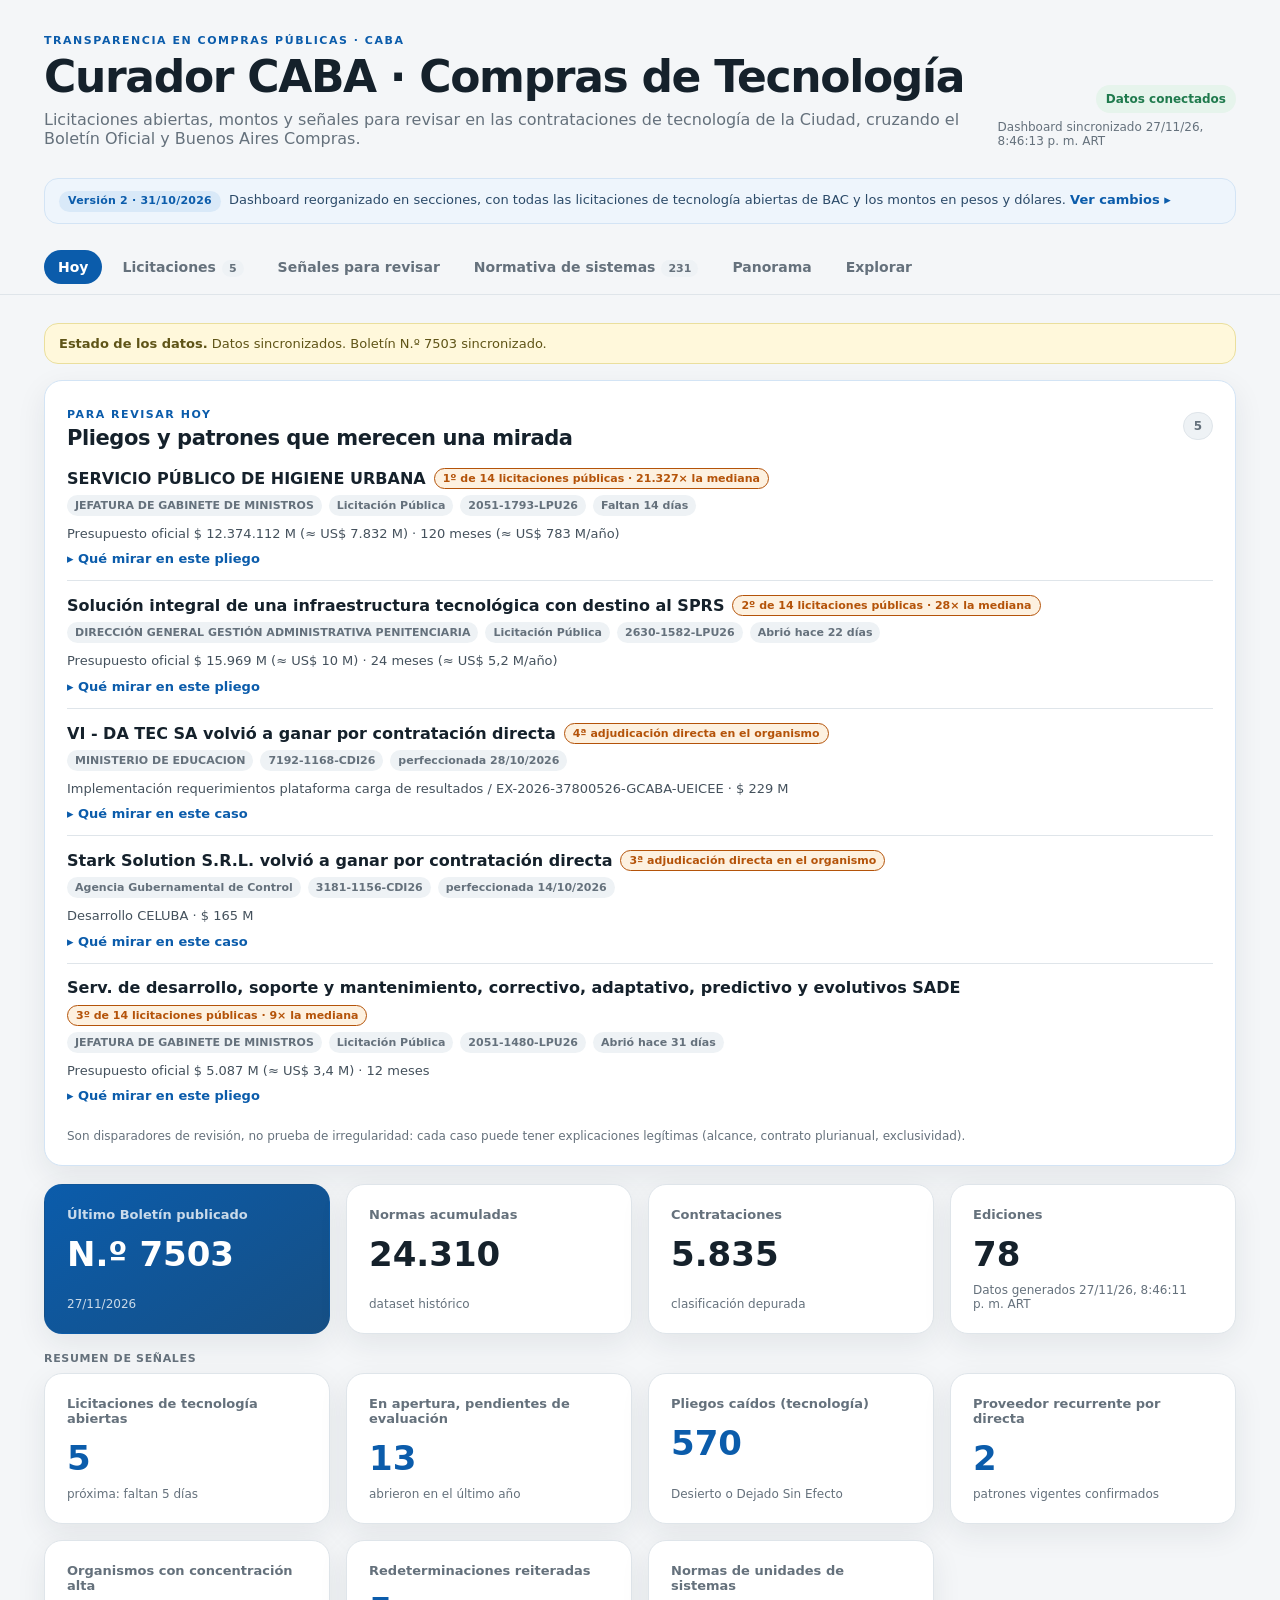
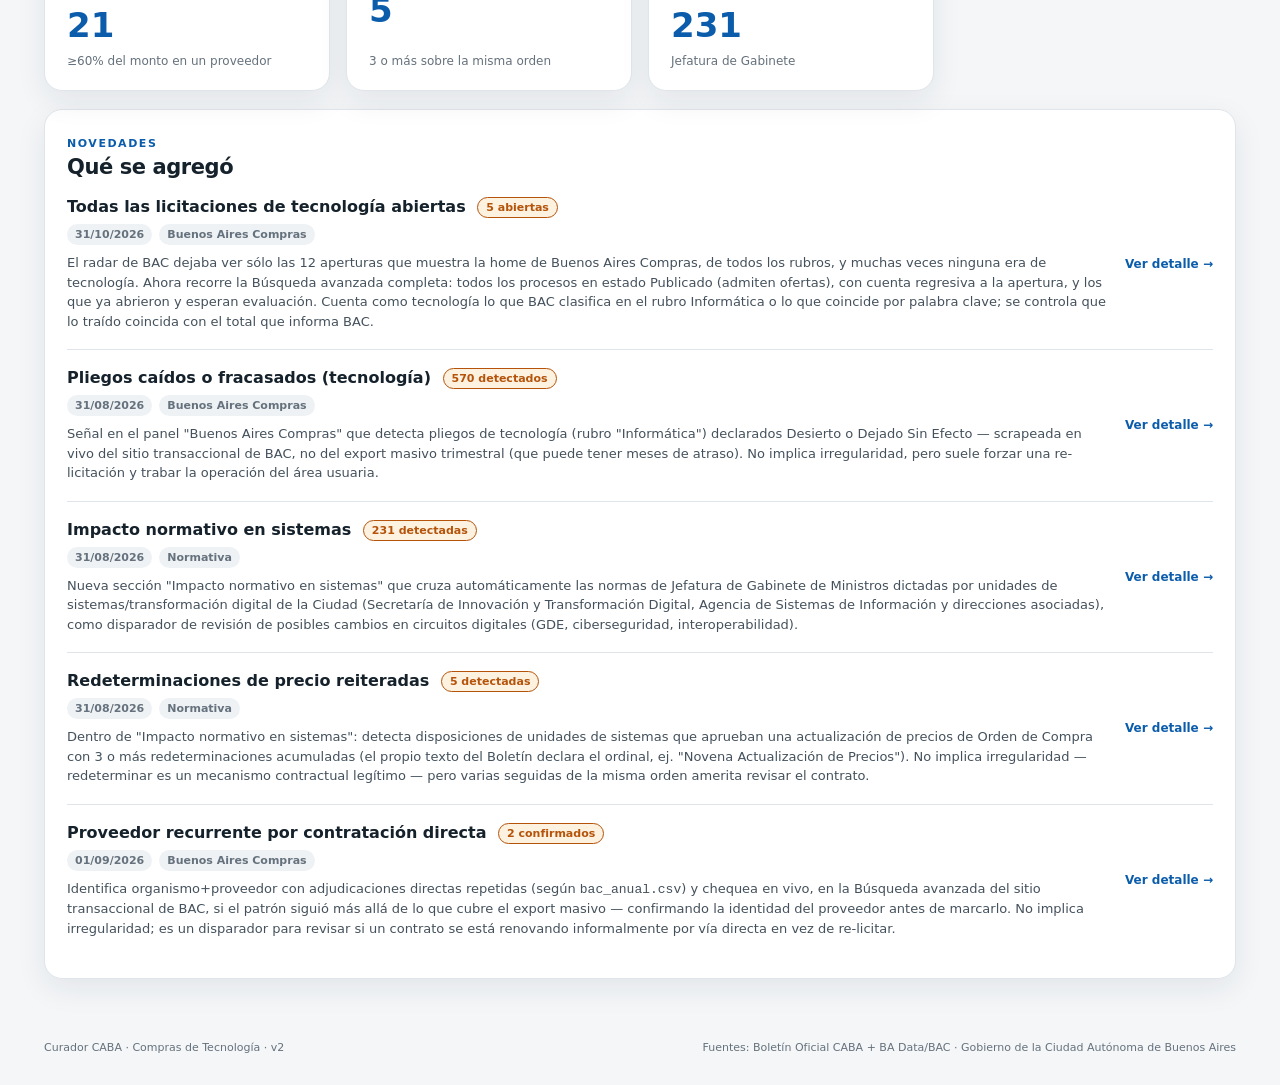
<file: index.html>
<!doctype html>
<html lang="es">
<head>
  <meta charset="utf-8" />
  <meta name="viewport" content="width=device-width, initial-scale=1" />
  <meta name="color-scheme" content="light" />
  <title>Curador CABA · Compras de Tecnología</title>
  <link rel="stylesheet" href="./styles.css" />
</head>
<body data-page="hoy">
  <div id="shell"></div>
  <main class="container">
    <section id="sync-notice" class="notice"><strong>Estado de los datos.</strong> La capa pública consume únicamente datasets sanitizados derivados de fuentes oficiales GCBA.</section>
    <section id="para-revisar" class="panel para-revisar" aria-labelledby="para-revisar-title">
      <div class="panel-head"><div><span class="eyebrow">PARA REVISAR HOY</span><h2 id="para-revisar-title">Pliegos y patrones que merecen una mirada</h2></div><span id="para-revisar-count" class="badge">—</span></div>
      <ul id="para-revisar-list" class="revisar-list"><li class="empty">Cargando…</li></ul>
      <p class="muted revisar-legend">Son disparadores de revisión, no prueba de irregularidad: cada caso puede tener explicaciones legítimas (alcance, contrato plurianual, exclusividad). <a id="semana-publicadas" href="licitaciones.html"></a></p>
    </section>
    <section class="hero-grid">
      <article class="metric-card featured"><span class="metric-label">Último Boletín publicado</span><strong id="metric-bulletin">—</strong><span id="metric-bulletin-date" class="metric-foot">—</span></article>
      <article class="metric-card"><span class="metric-label">Normas acumuladas</span><strong id="metric-norms">—</strong><span class="metric-foot">dataset histórico</span></article>
      <article class="metric-card"><span class="metric-label">Contrataciones</span><strong id="metric-procurements">—</strong><span class="metric-foot">clasificación depurada</span></article>
      <article class="metric-card"><span class="metric-label">Ediciones</span><strong id="metric-editions">—</strong><span id="data-generated-at" class="metric-foot">histórico disponible</span></article>
    </section>
    <div class="subhead">Resumen de señales</div>
    <section class="hero-grid summary-grid">
      <a class="metric-card link-card" href="licitaciones.html#bac-licitaciones-abiertas"><span class="metric-label">Licitaciones de tecnología abiertas</span><strong id="hoy-abiertas">—</strong><span id="hoy-abiertas-foot" class="metric-foot">admiten ofertas en BAC</span></a>
      <a class="metric-card link-card" href="licitaciones.html#aperturas-en-apertura-list"><span class="metric-label">En apertura, pendientes de evaluación</span><strong id="hoy-en-apertura">—</strong><span class="metric-foot">abrieron en el último año</span></a>
      <a class="metric-card link-card" href="senales.html#senal-pliegos-caidos"><span class="metric-label">Pliegos caídos (tecnología)</span><strong id="hoy-pliegos">—</strong><span class="metric-foot">Desierto o Dejado Sin Efecto</span></a>
      <a class="metric-card link-card" href="senales.html#senal-recurrente"><span class="metric-label">Proveedor recurrente por directa</span><strong id="hoy-recurrente">—</strong><span class="metric-foot">patrones vigentes confirmados</span></a>
      <a class="metric-card link-card" href="senales.html#senal-concentracion"><span class="metric-label">Organismos con concentración alta</span><strong id="hoy-concentracion">—</strong><span class="metric-foot">&ge;60% del monto en un proveedor</span></a>
      <a class="metric-card link-card" href="senales.html#senal-redeterminaciones"><span class="metric-label">Redeterminaciones reiteradas</span><strong id="hoy-redeterminaciones">—</strong><span class="metric-foot">3 o más sobre la misma orden</span></a>
      <a class="metric-card link-card" href="normativa.html"><span class="metric-label">Normas de unidades de sistemas</span><strong id="hoy-normativa">—</strong><span class="metric-foot">Jefatura de Gabinete</span></a>
    </section>
    <section class="panel">
      <div class="panel-head"><div><span class="eyebrow">NOVEDADES</span><h2>Qué se agregó</h2></div></div>
      <div class="record-list">
        <article class="record"><div><h3 class="record-title">Todas las licitaciones de tecnología abiertas <span id="novedad-abiertas-count" class="badge audit-flag badge-count"></span></h3><div class="record-meta"><span class="meta-pill">31/10/2026</span><span class="meta-pill">Buenos Aires Compras</span></div><p class="record-summary">El radar de BAC dejaba ver sólo las 12 aperturas que muestra la home de Buenos Aires Compras, de todos los rubros, y muchas veces ninguna era de tecnología. Ahora recorre la Búsqueda avanzada completa: todos los procesos en estado Publicado (admiten ofertas), con cuenta regresiva a la apertura, y los que ya abrieron y esperan evaluación. Cuenta como tecnología lo que BAC clasifica en el rubro Informática o lo que coincide por palabra clave; se controla que lo traído coincida con el total que informa BAC.</p></div><a class="record-action" href="licitaciones.html#bac-licitaciones-abiertas">Ver detalle →</a></article>
        <article class="record"><div><h3 class="record-title">Pliegos caídos o fracasados (tecnología) <span id="novedad-failed-count" class="badge audit-flag badge-count"></span></h3><div class="record-meta"><span class="meta-pill">31/08/2026</span><span class="meta-pill">Buenos Aires Compras</span></div><p class="record-summary">Señal en el panel "Buenos Aires Compras" que detecta pliegos de tecnología (rubro "Informática") declarados Desierto o Dejado Sin Efecto — scrapeada en vivo del sitio transaccional de BAC, no del export masivo trimestral (que puede tener meses de atraso). No implica irregularidad, pero suele forzar una re-licitación y trabar la operación del área usuaria.</p></div><a class="record-action" href="senales.html#bac-failed-tenders">Ver detalle →</a></article>
        <article class="record"><div><h3 class="record-title">Impacto normativo en sistemas <span id="novedad-normative-count" class="badge audit-flag badge-count"></span></h3><div class="record-meta"><span class="meta-pill">31/08/2026</span><span class="meta-pill">Normativa</span></div><p class="record-summary">Nueva sección "Impacto normativo en sistemas" que cruza automáticamente las normas de Jefatura de Gabinete de Ministros dictadas por unidades de sistemas/transformación digital de la Ciudad (Secretaría de Innovación y Transformación Digital, Agencia de Sistemas de Información y direcciones asociadas), como disparador de revisión de posibles cambios en circuitos digitales (GDE, ciberseguridad, interoperabilidad).</p></div><a class="record-action" href="normativa.html">Ver detalle →</a></article>
        <article class="record"><div><h3 class="record-title">Redeterminaciones de precio reiteradas <span id="novedad-price-redetermination-count" class="badge audit-flag badge-count"></span></h3><div class="record-meta"><span class="meta-pill">31/08/2026</span><span class="meta-pill">Normativa</span></div><p class="record-summary">Dentro de "Impacto normativo en sistemas": detecta disposiciones de unidades de sistemas que aprueban una actualización de precios de Orden de Compra con 3 o más redeterminaciones acumuladas (el propio texto del Boletín declara el ordinal, ej. "Novena Actualización de Precios"). No implica irregularidad — redeterminar es un mecanismo contractual legítimo — pero varias seguidas de la misma orden amerita revisar el contrato.</p></div><a class="record-action" href="normativa.html">Ver detalle →</a></article>
        <article class="record"><div><h3 class="record-title">Proveedor recurrente por contratación directa <span id="novedad-recurring-vendor-count" class="badge audit-flag badge-count"></span></h3><div class="record-meta"><span class="meta-pill">01/09/2026</span><span class="meta-pill">Buenos Aires Compras</span></div><p class="record-summary">Identifica organismo+proveedor con adjudicaciones directas repetidas (según <code>bac_anual.csv</code>) y chequea en vivo, en la Búsqueda avanzada del sitio transaccional de BAC, si el patrón siguió más allá de lo que cubre el export masivo — confirmando la identidad del proveedor antes de marcarlo. No implica irregularidad; es un disparador para revisar si un contrato se está renovando informalmente por vía directa en vez de re-licitar.</p></div><a class="record-action" href="senales.html#bac-recurring-vendor-watch">Ver detalle →</a></article>
      </div>
    </section>
  </main>
  <footer class="footer"><span>Curador CABA · Compras de Tecnología · v2</span><span>Fuentes: Boletín Oficial CABA + BA Data/BAC · Gobierno de la Ciudad Autónoma de Buenos Aires</span></footer>
  <script src="./app.js" defer></script>
</body>
</html>
</file>
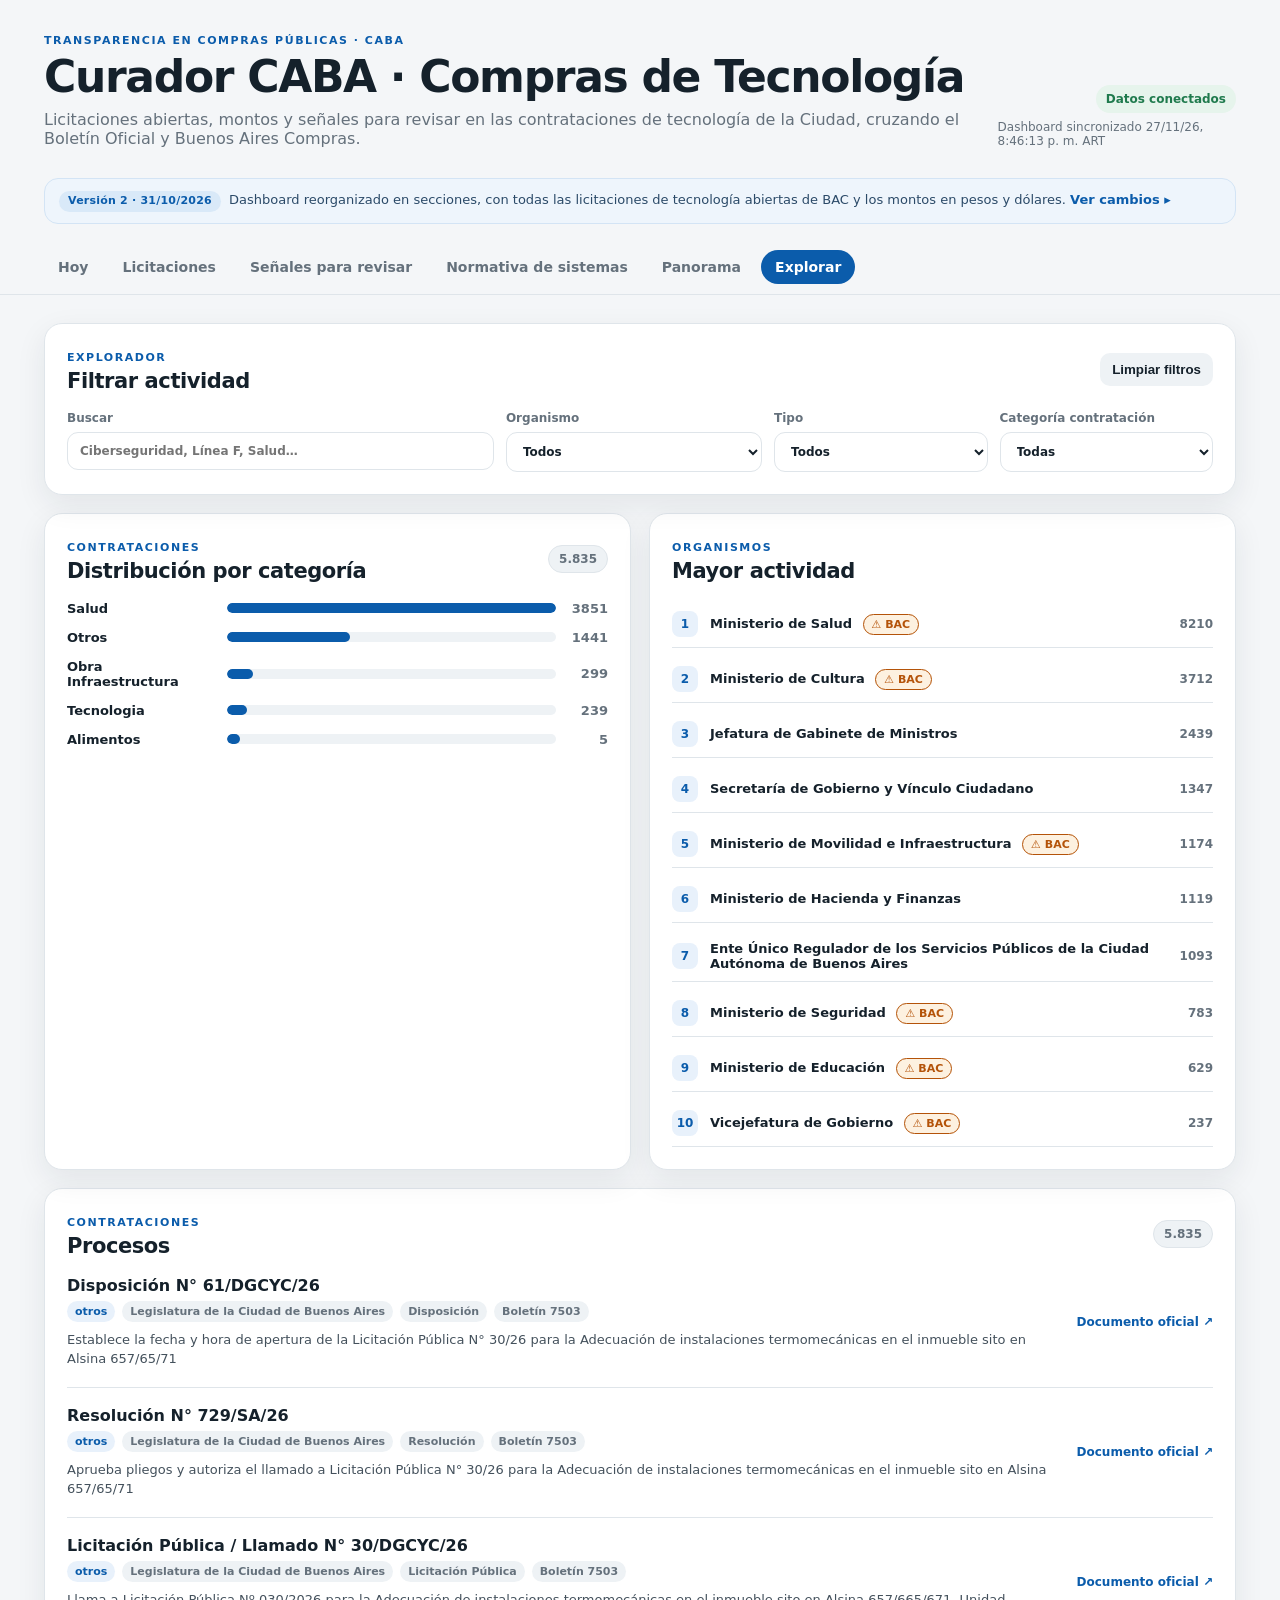
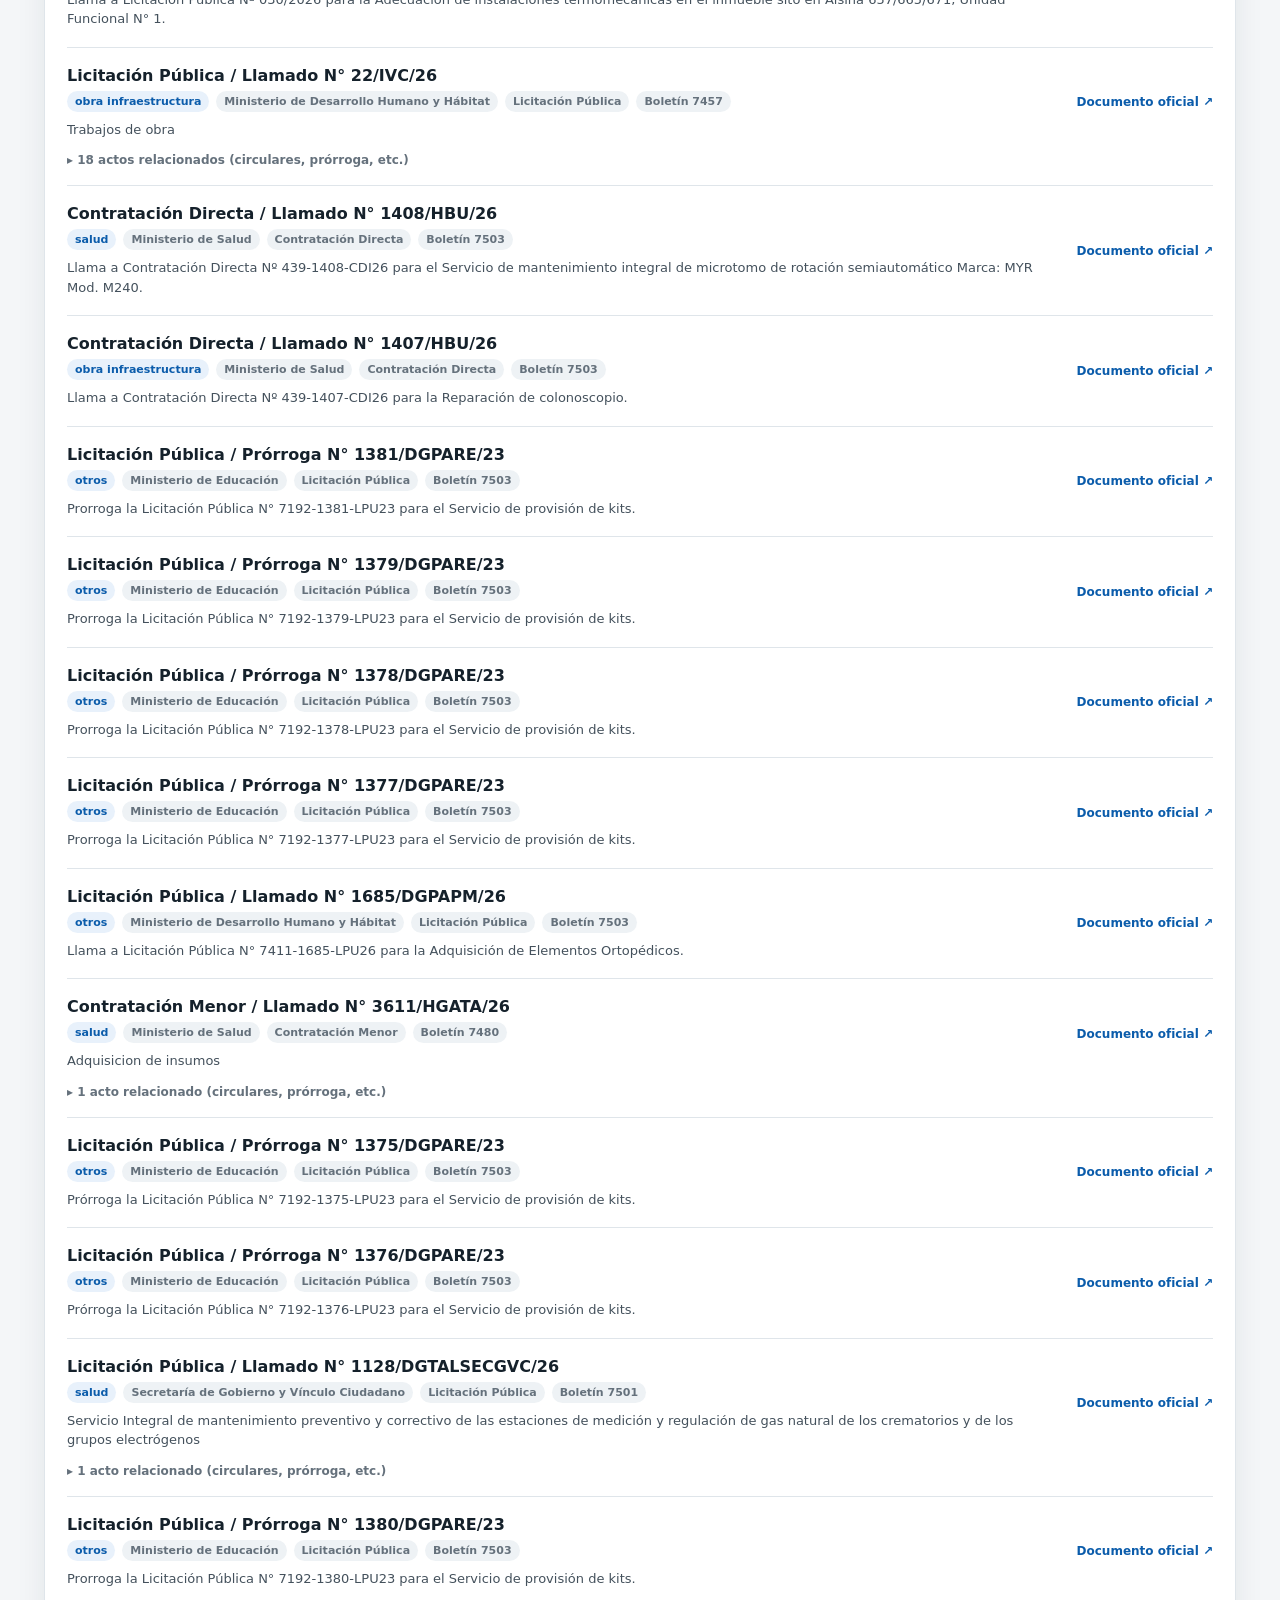
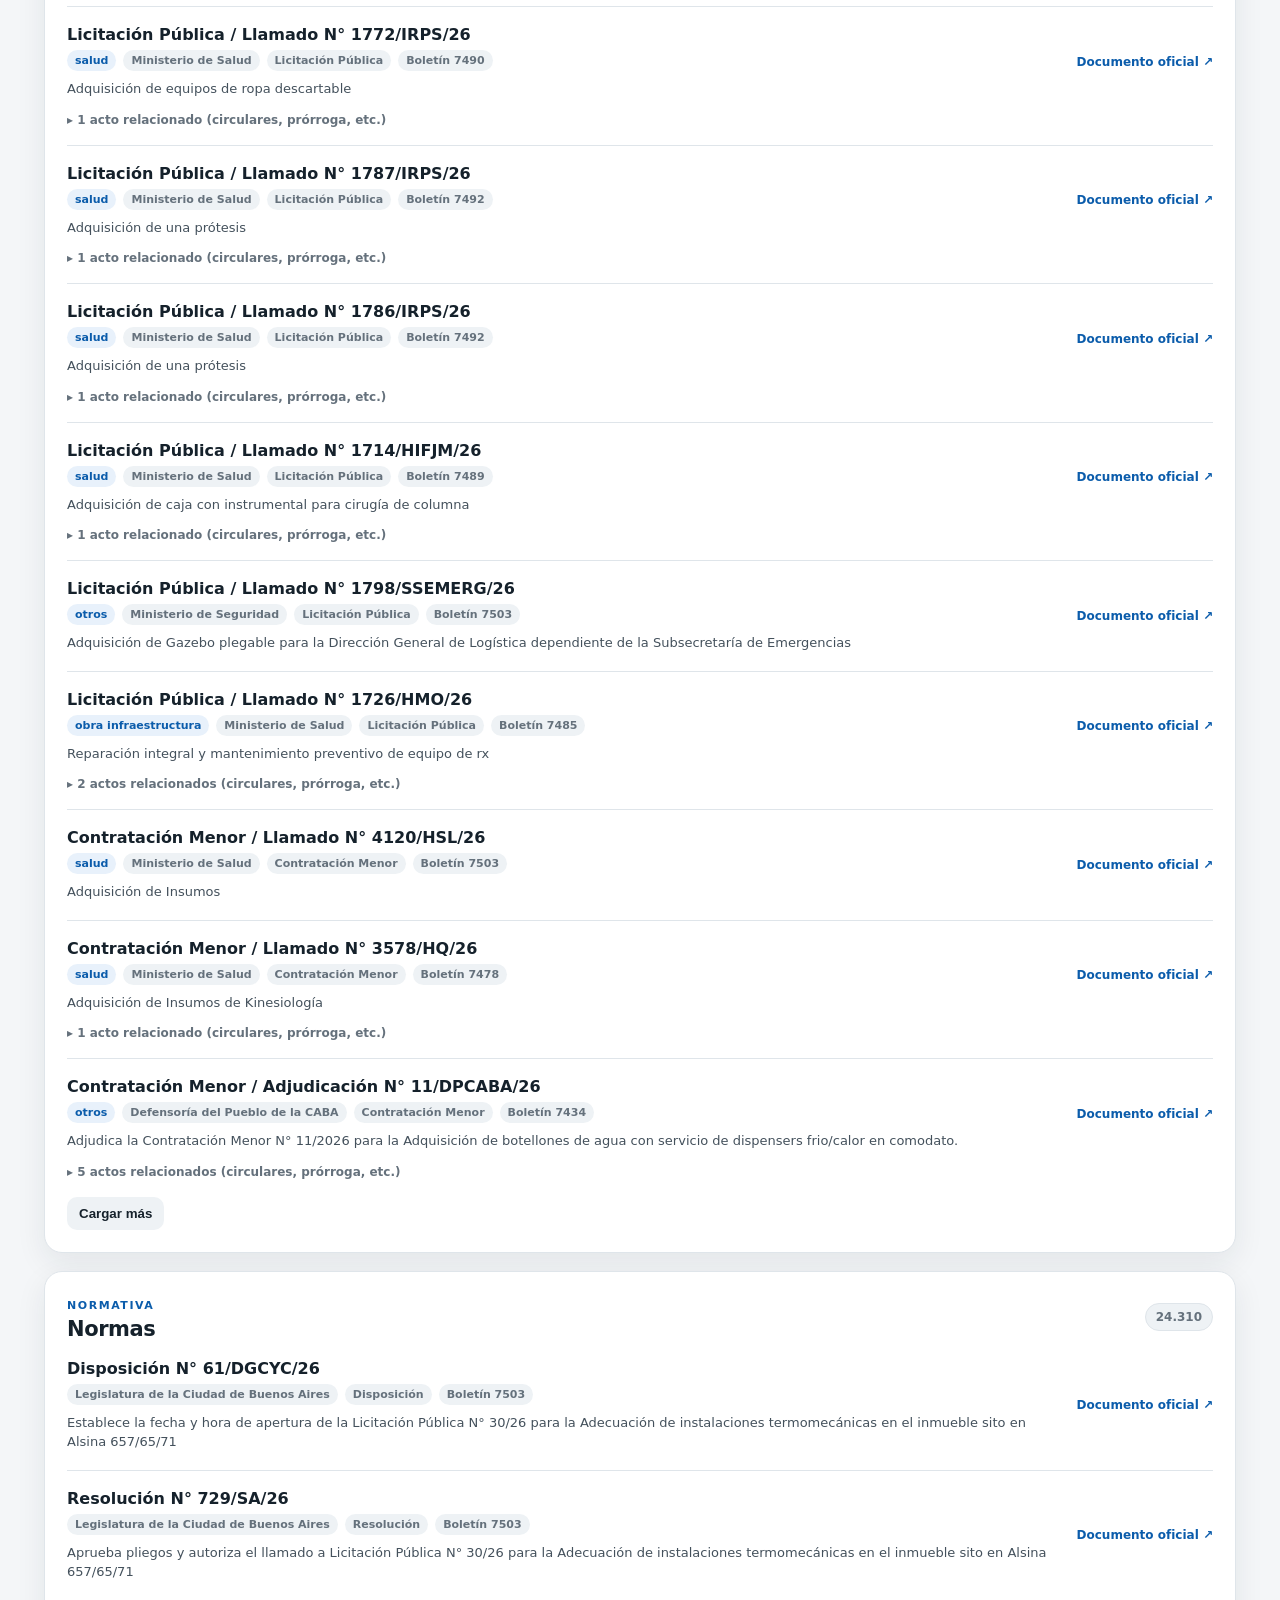
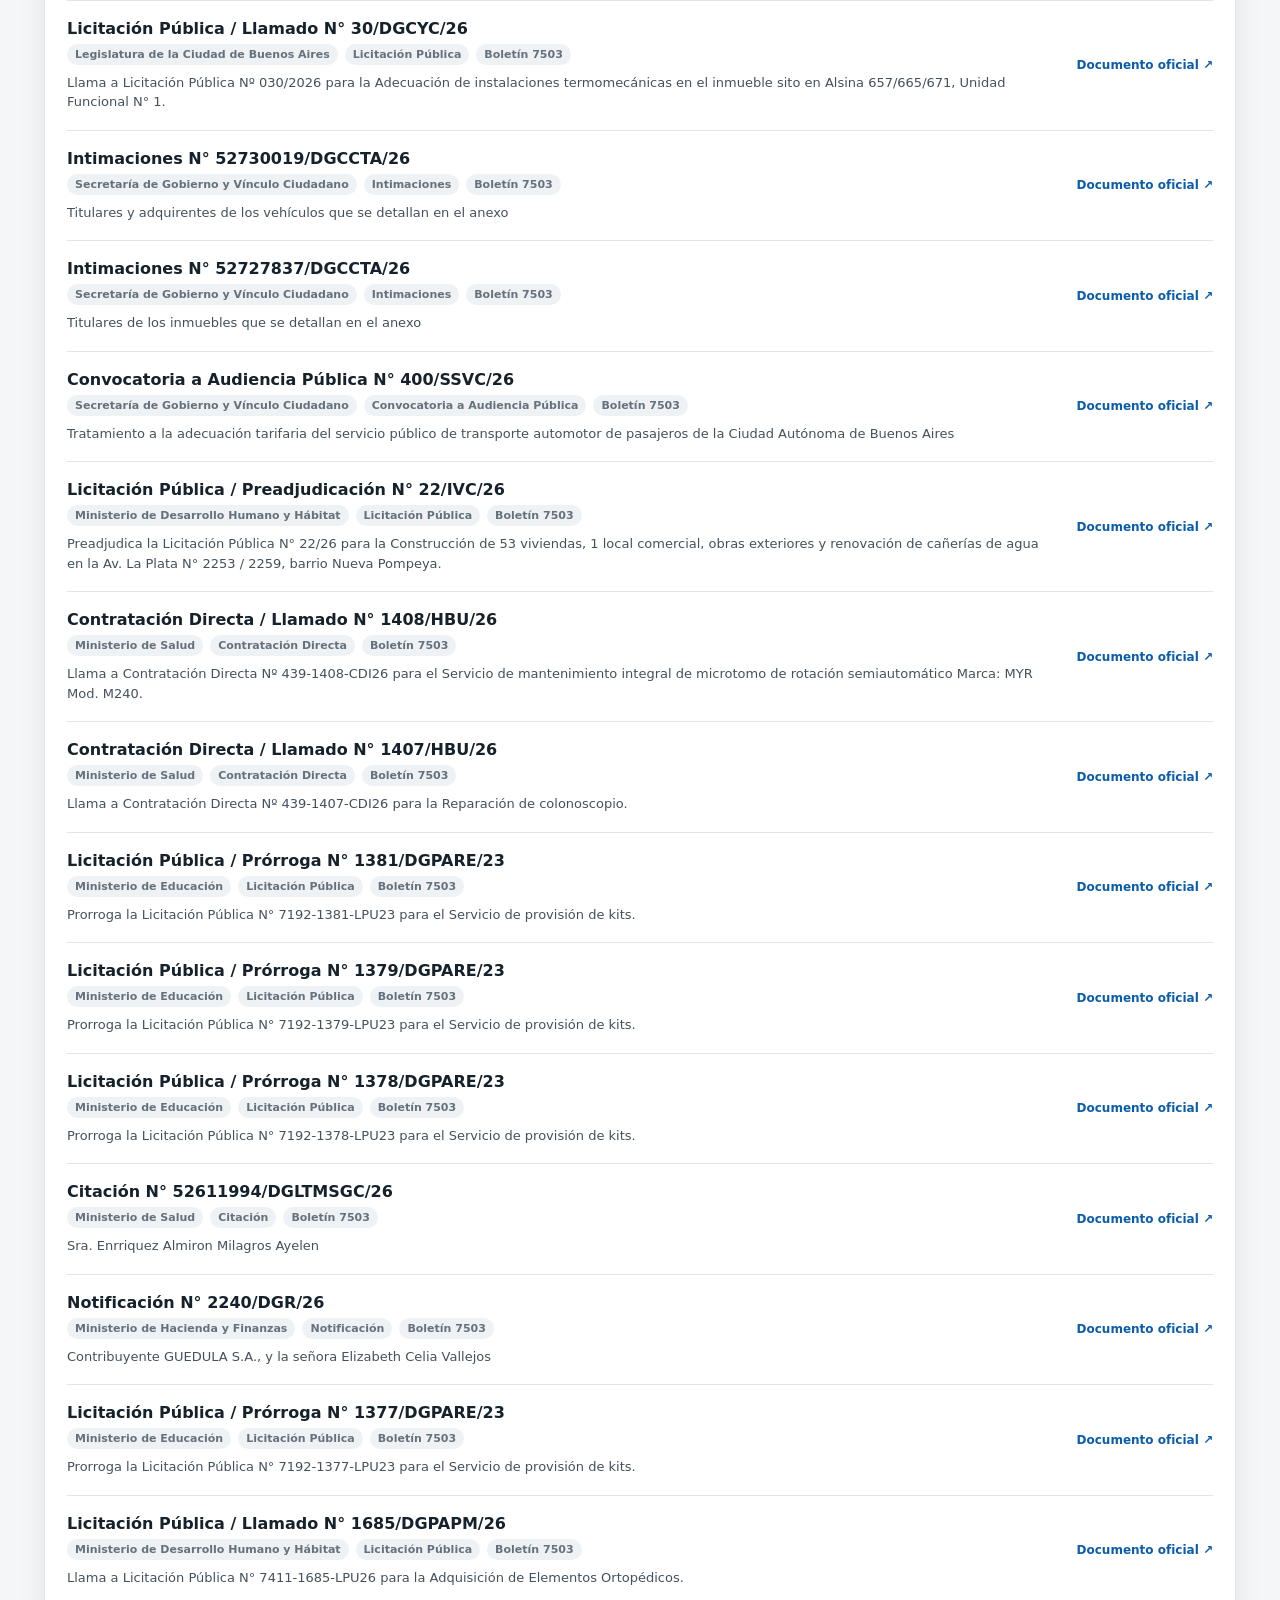
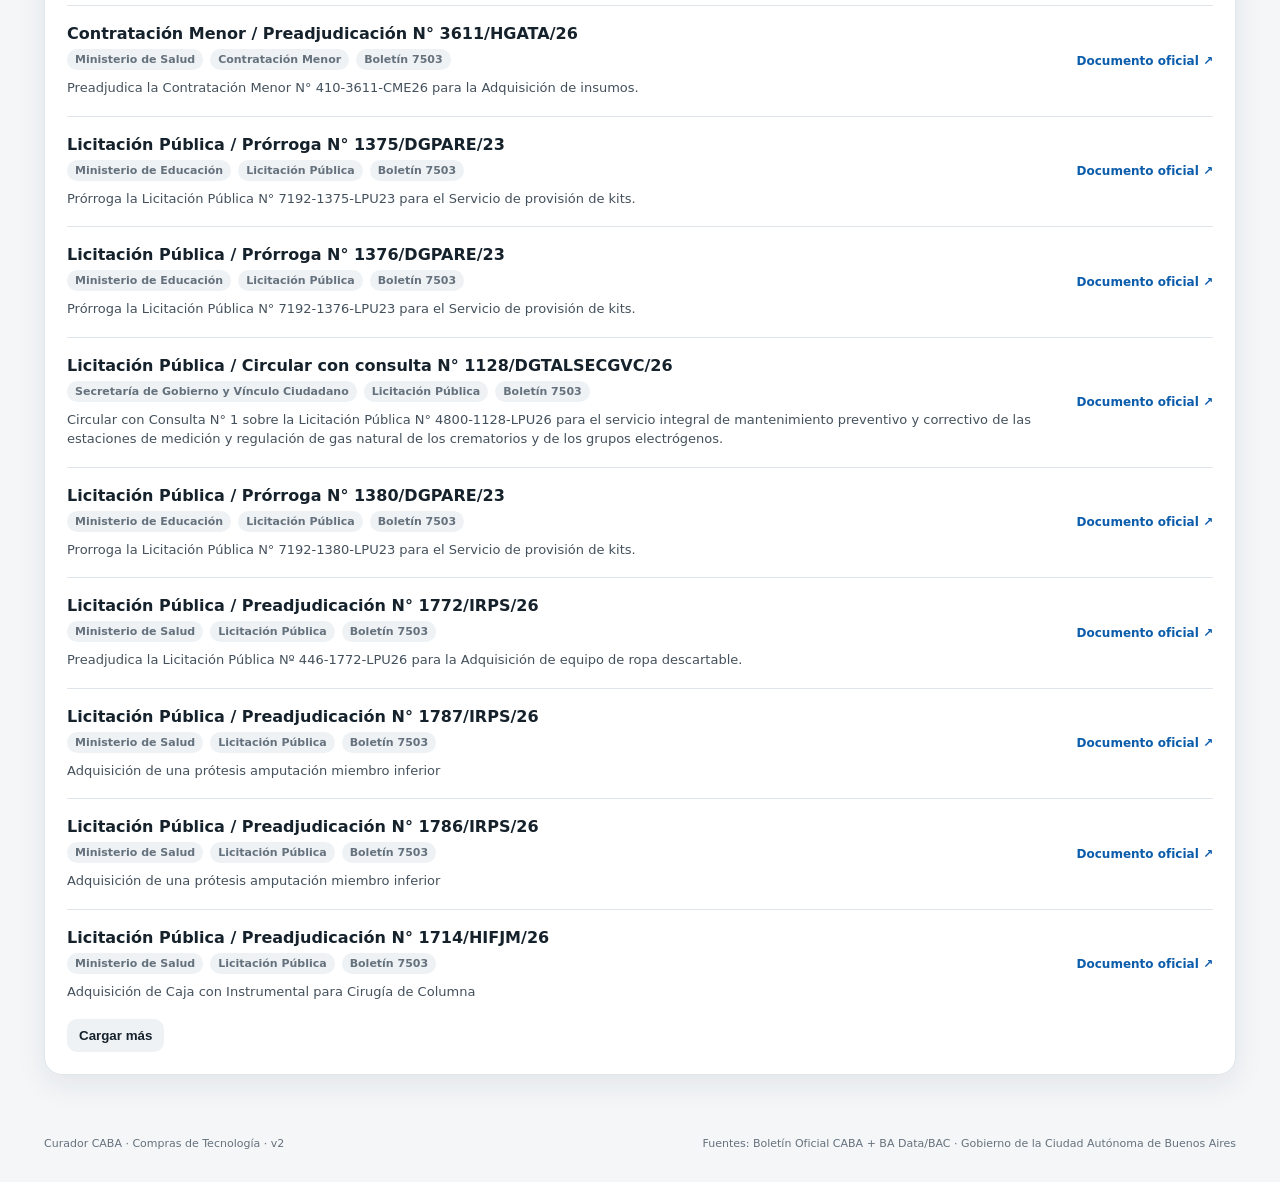
<file: explorar.html>
<!doctype html>
<html lang="es">
<head>
  <meta charset="utf-8" />
  <meta name="viewport" content="width=device-width, initial-scale=1" />
  <meta name="color-scheme" content="light" />
  <title>Explorar — Curador CABA · Compras de Tecnología</title>
  <link rel="stylesheet" href="./styles.css" />
</head>
<body data-page="explorar">
  <div id="shell"></div>
  <main class="container">
    <section class="panel filters-panel"><div class="panel-head"><div><span class="eyebrow">EXPLORADOR</span><h2>Filtrar actividad</h2></div><button id="clear-filters" class="button ghost" type="button">Limpiar filtros</button></div><div class="filters-grid"><label>Buscar<input id="filter-search" type="search" placeholder="Ciberseguridad, Línea F, Salud…" /></label><label>Organismo<select id="filter-org"><option value="">Todos</option></select></label><label>Tipo<select id="filter-type"><option value="">Todos</option></select></label><label>Categoría contratación<select id="filter-category"><option value="">Todas</option></select></label></div></section>
    <section class="two-col"><article class="panel"><div class="panel-head"><div><span class="eyebrow">CONTRATACIONES</span><h2>Distribución por categoría</h2></div><span id="procurement-total" class="badge">—</span></div><div id="category-bars" class="bar-list"></div></article><article class="panel"><div class="panel-head"><div><span class="eyebrow">ORGANISMOS</span><h2>Mayor actividad</h2></div></div><div id="org-ranking" class="ranking"></div></article></section>
    <section class="panel"><div class="panel-head"><div><span class="eyebrow">CONTRATACIONES</span><h2>Procesos</h2></div><span id="proc-result-count" class="badge">—</span></div><div id="procurement-list" class="record-list"></div><button id="procs-load-more" class="button ghost" type="button" style="display:none">Cargar más</button></section>
    <section class="panel"><div class="panel-head"><div><span class="eyebrow">NORMATIVA</span><h2>Normas</h2></div><span id="norm-result-count" class="badge">—</span></div><div id="norm-list" class="record-list"></div><button id="norms-load-more" class="button ghost" type="button" style="display:none">Cargar más</button></section>
  </main>
  <footer class="footer"><span>Curador CABA · Compras de Tecnología · v2</span><span>Fuentes: Boletín Oficial CABA + BA Data/BAC · Gobierno de la Ciudad Autónoma de Buenos Aires</span></footer>
  <script src="./app.js" defer></script>
</body>
</html>
</file>
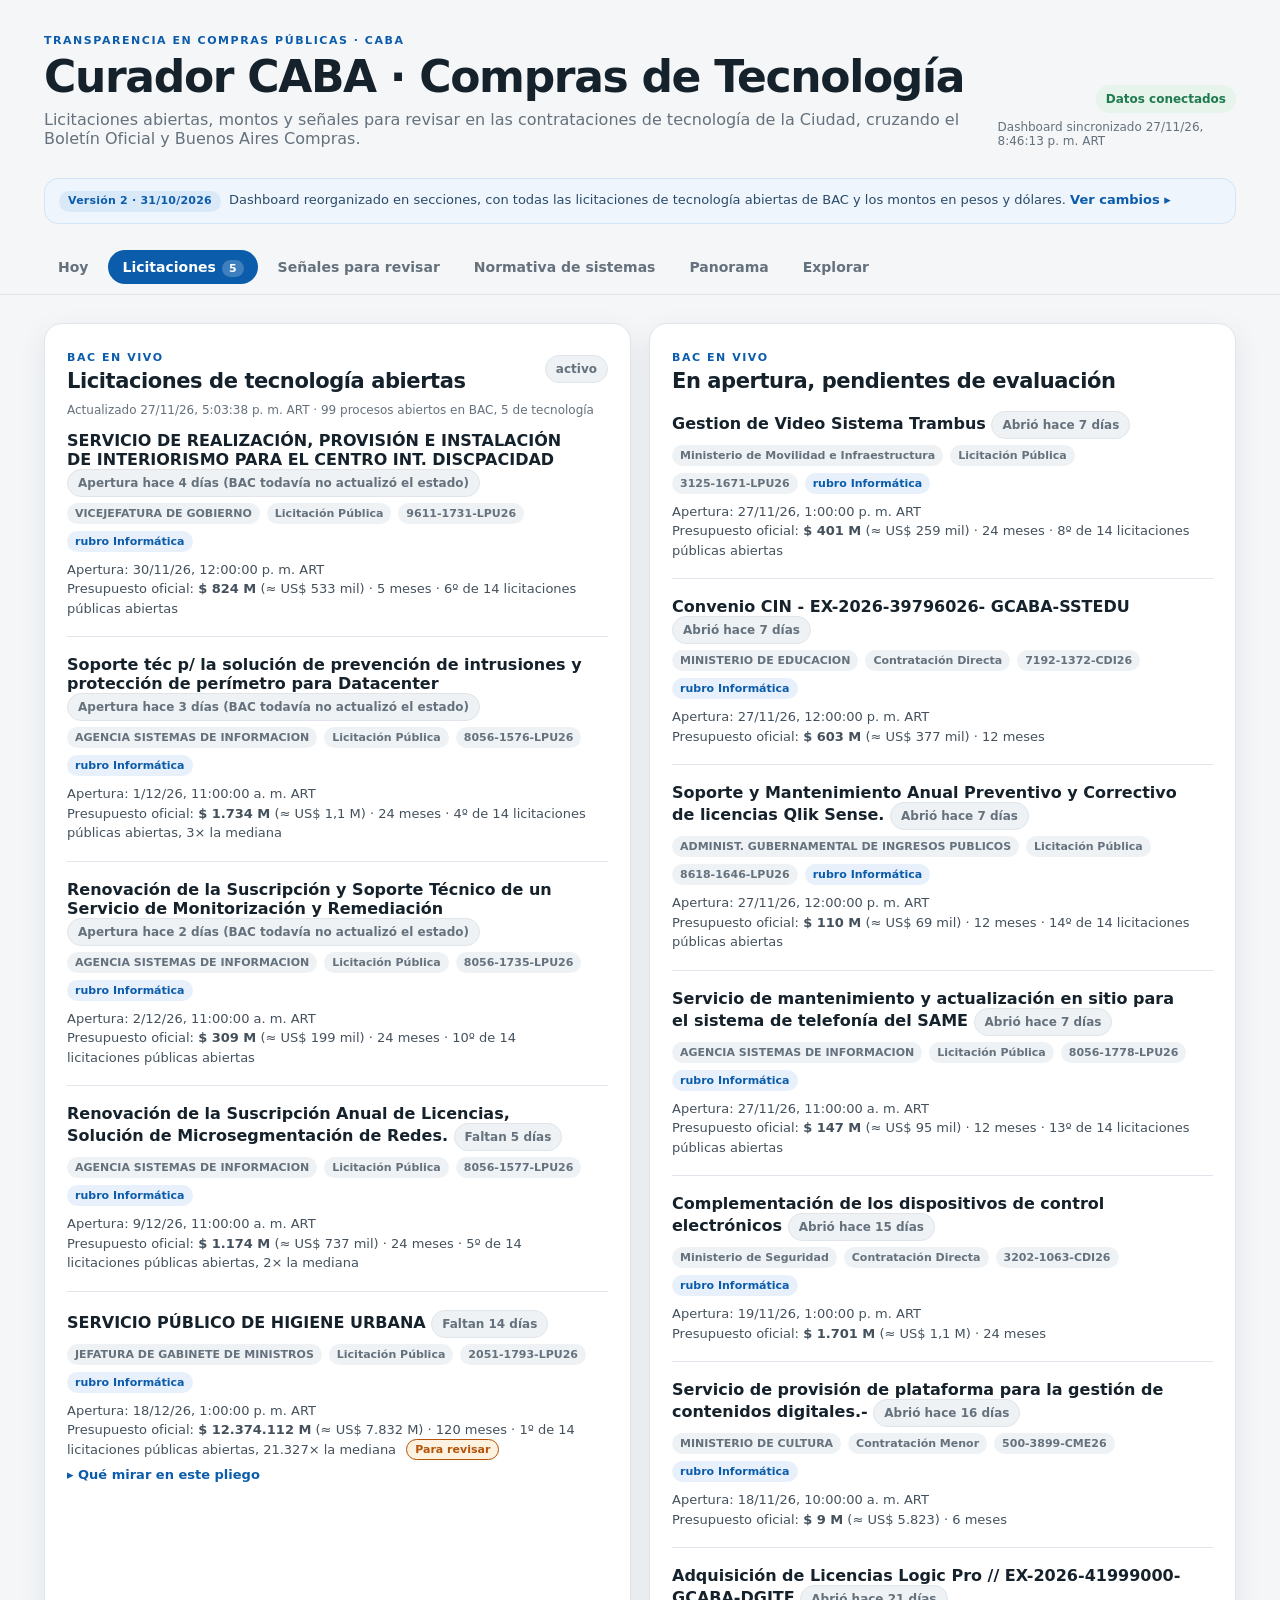
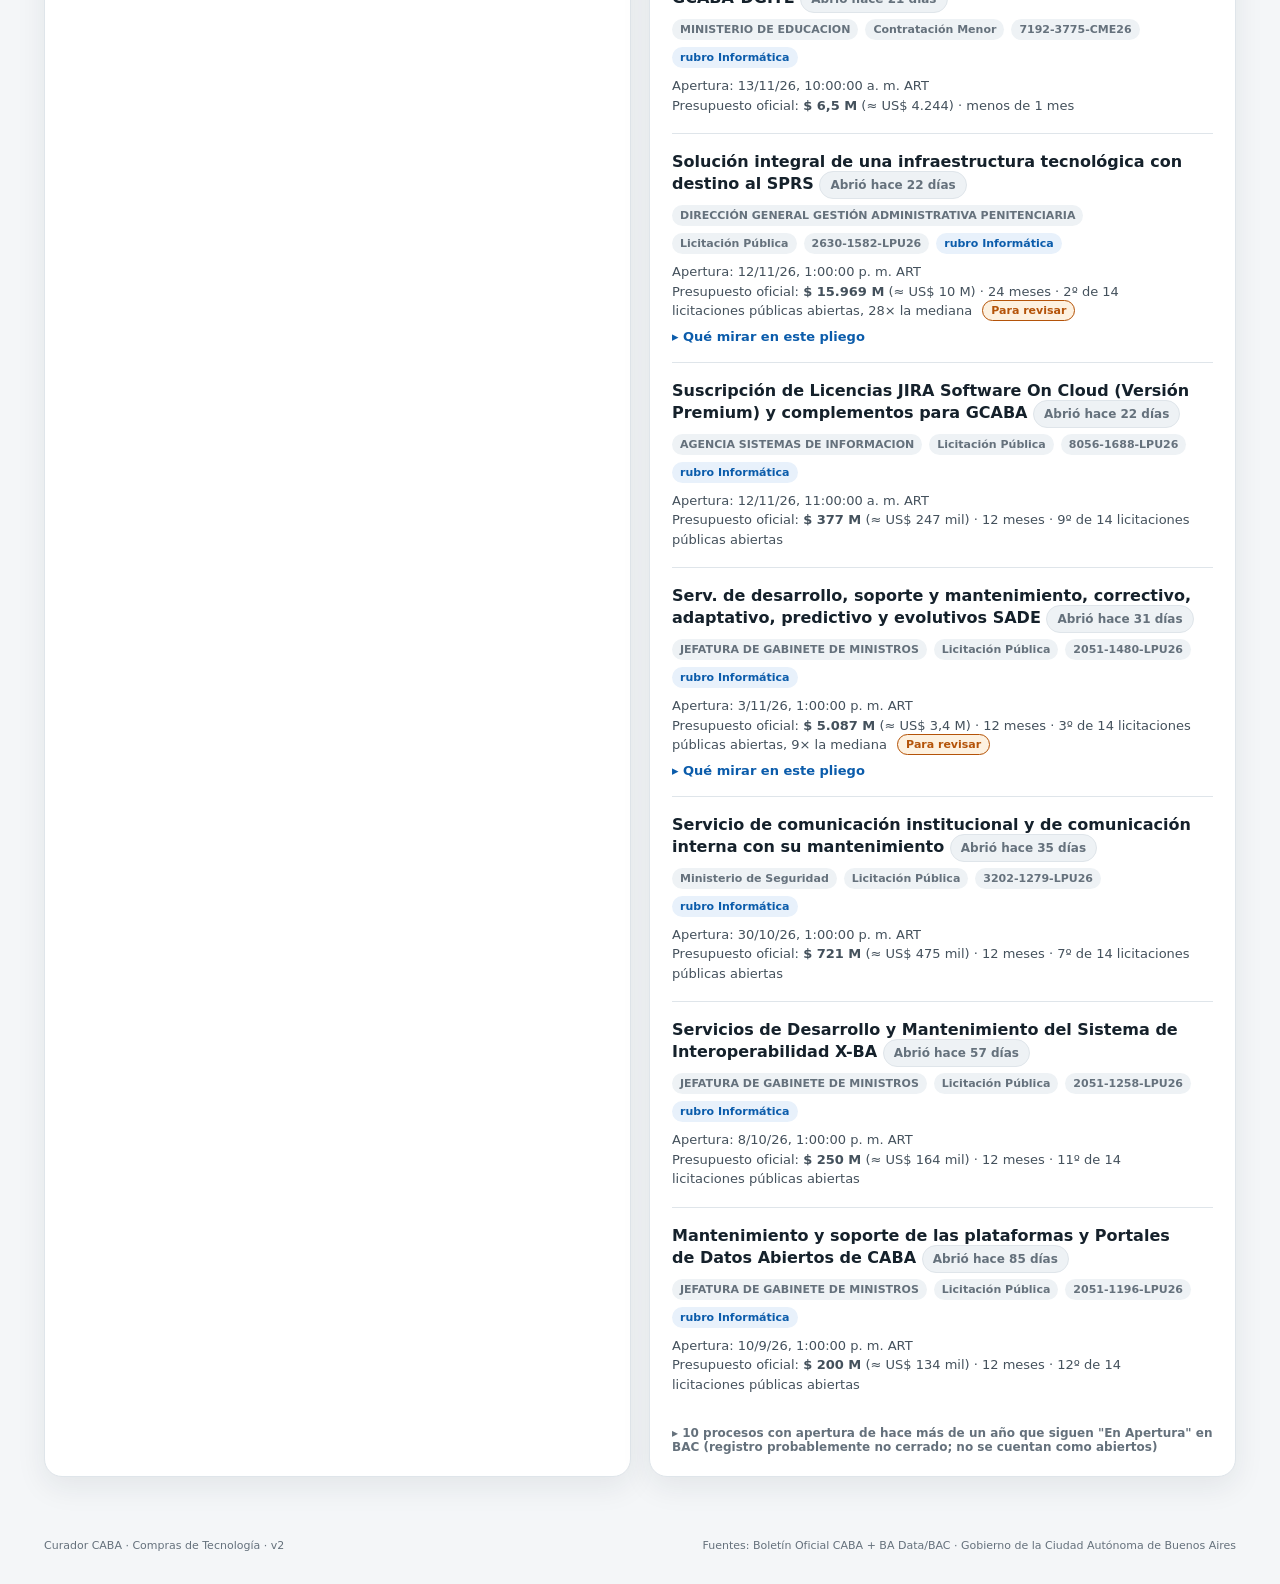
<file: licitaciones.html>
<!doctype html>
<html lang="es">
<head>
  <meta charset="utf-8" />
  <meta name="viewport" content="width=device-width, initial-scale=1" />
  <meta name="color-scheme" content="light" />
  <title>Licitaciones abiertas — Curador CABA · Compras de Tecnología</title>
  <link rel="stylesheet" href="./styles.css" />
</head>
<body data-page="licitaciones">
  <div id="shell"></div>
  <main class="container">
    <section id="bac-licitaciones-abiertas" class="two-col">
      <article class="panel">
        <div class="panel-head"><div><span class="eyebrow">BAC EN VIVO</span><h2>Licitaciones de tecnología abiertas</h2></div><span id="aperturas-status" class="badge">pendiente</span></div>
        <div id="aperturas-sync" class="muted" style="margin:-8px 0 14px"></div>
        <div id="aperturas-abiertas-list" class="record-list"></div>
      </article>
      <article class="panel">
        <div class="panel-head"><div><span class="eyebrow">BAC EN VIVO</span><h2>En apertura, pendientes de evaluación</h2></div></div>
        <div id="aperturas-en-apertura-list" class="record-list"></div>
      </article>
    </section>
  </main>
  <footer class="footer"><span>Curador CABA · Compras de Tecnología · v2</span><span>Fuentes: Boletín Oficial CABA + BA Data/BAC · Gobierno de la Ciudad Autónoma de Buenos Aires</span></footer>
  <script src="./app.js" defer></script>
</body>
</html>
</file>
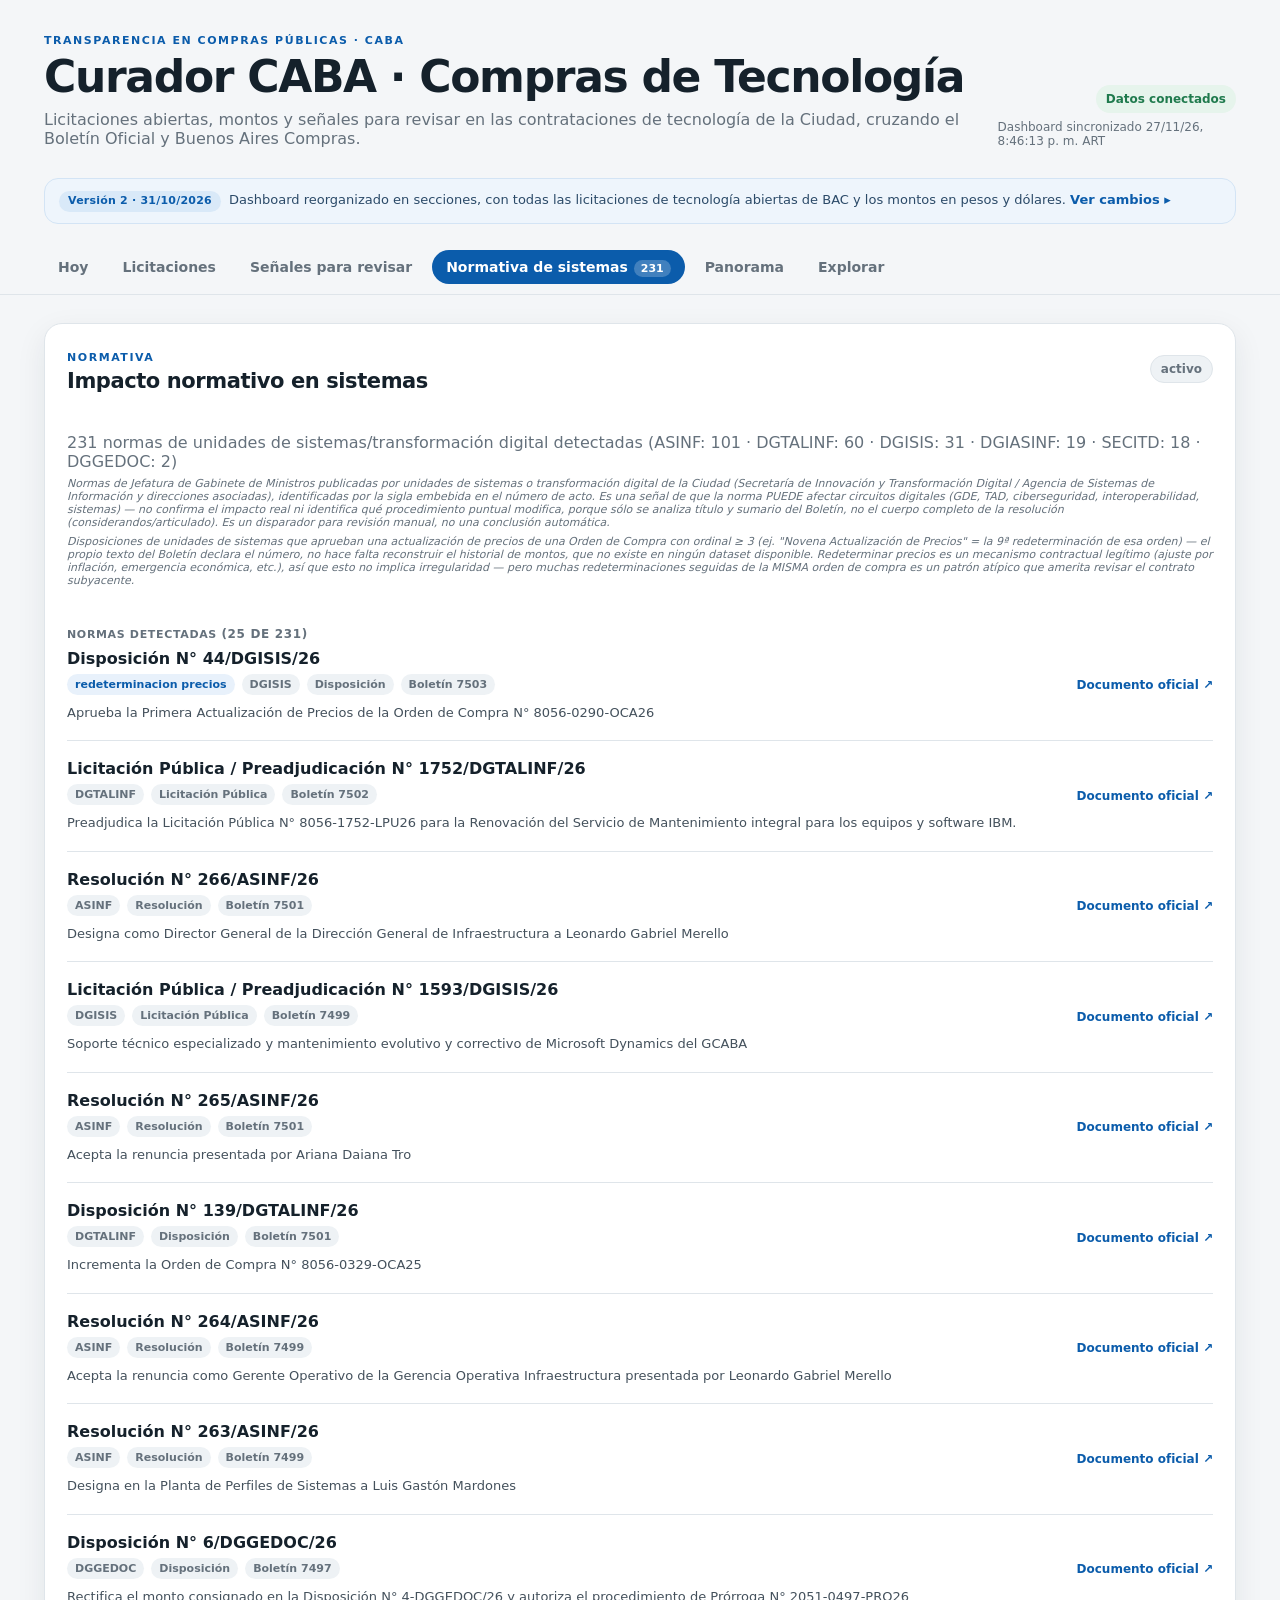
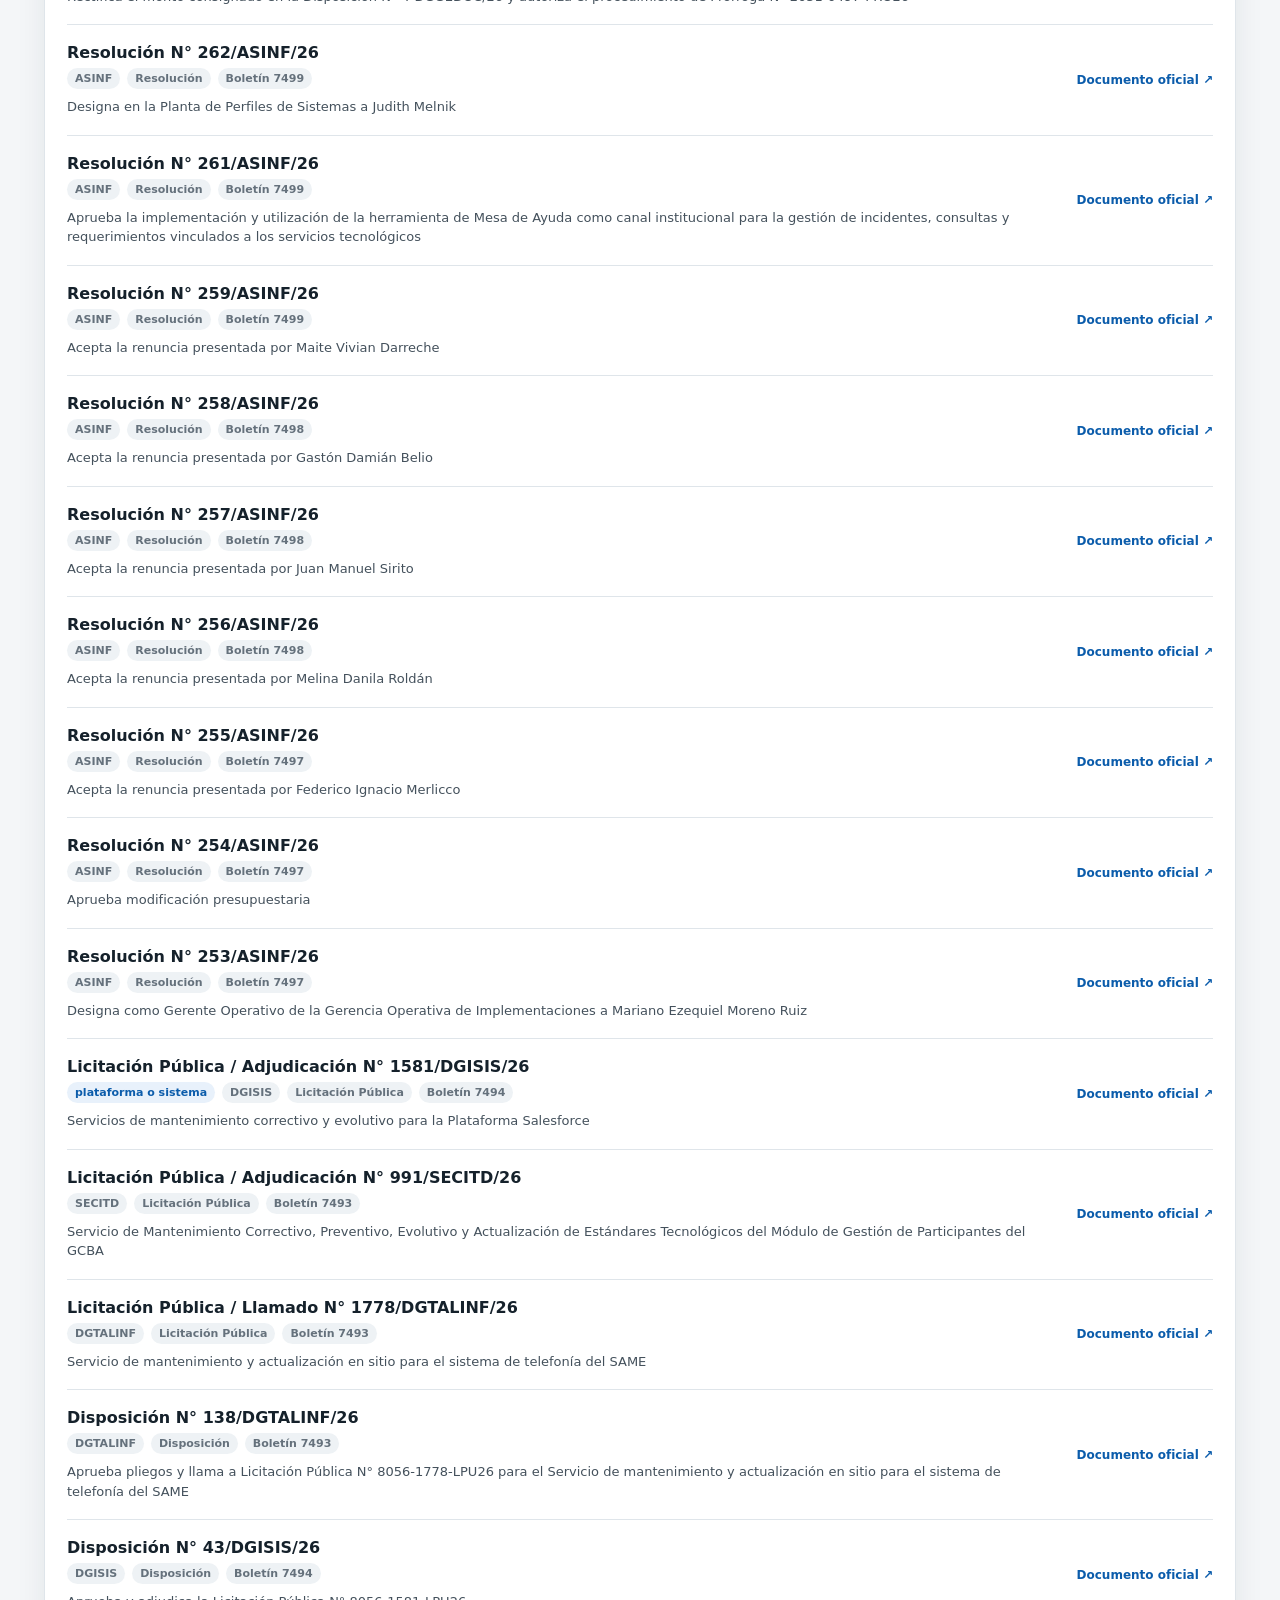
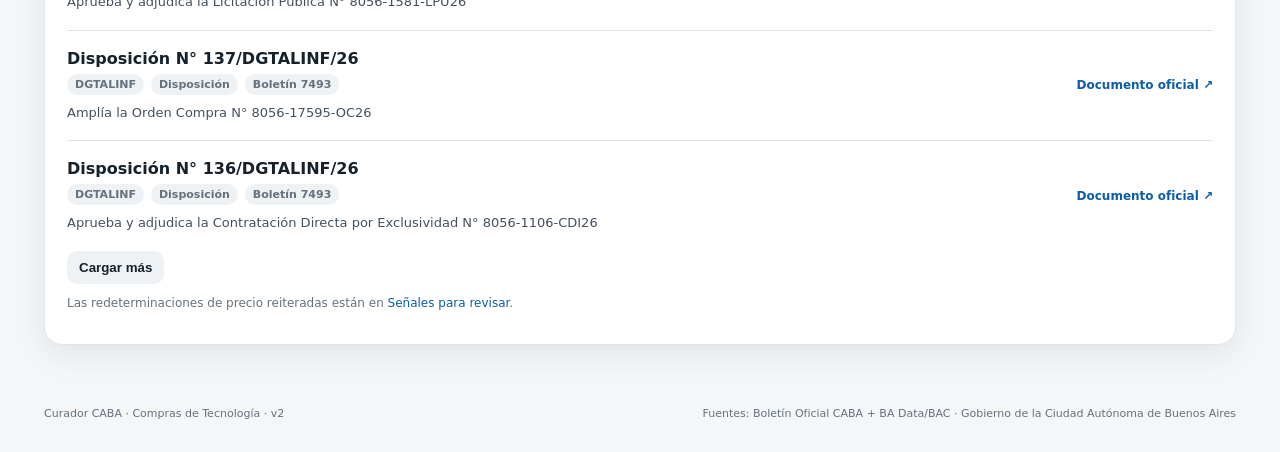
<file: normativa.html>
<!doctype html>
<html lang="es">
<head>
  <meta charset="utf-8" />
  <meta name="viewport" content="width=device-width, initial-scale=1" />
  <meta name="color-scheme" content="light" />
  <title>Normativa de sistemas — Curador CABA · Compras de Tecnología</title>
  <link rel="stylesheet" href="./styles.css" />
</head>
<body data-page="normativa">
  <div id="shell"></div>
  <main class="container">
    <section id="normative-impact-panel" class="panel"><div class="panel-head"><div><span class="eyebrow">NORMATIVA</span><h2>Impacto normativo en sistemas</h2></div><span id="normative-impact-status" class="badge">pendiente</span></div><div id="normative-impact-summary" class="empty">Esperando sincronización.</div><div class="subhead">Normas detectadas <span id="normative-impact-count" class="muted"></span></div><div id="normative-impact-list" class="record-list"></div><button id="impact-load-more" class="button ghost" type="button" style="display:none">Cargar más</button><p class="muted">Las redeterminaciones de precio reiteradas están en <a href="senales.html#senal-redeterminaciones">Señales para revisar</a>.</p></section>
  </main>
  <footer class="footer"><span>Curador CABA · Compras de Tecnología · v2</span><span>Fuentes: Boletín Oficial CABA + BA Data/BAC · Gobierno de la Ciudad Autónoma de Buenos Aires</span></footer>
  <script src="./app.js" defer></script>
</body>
</html>
</file>
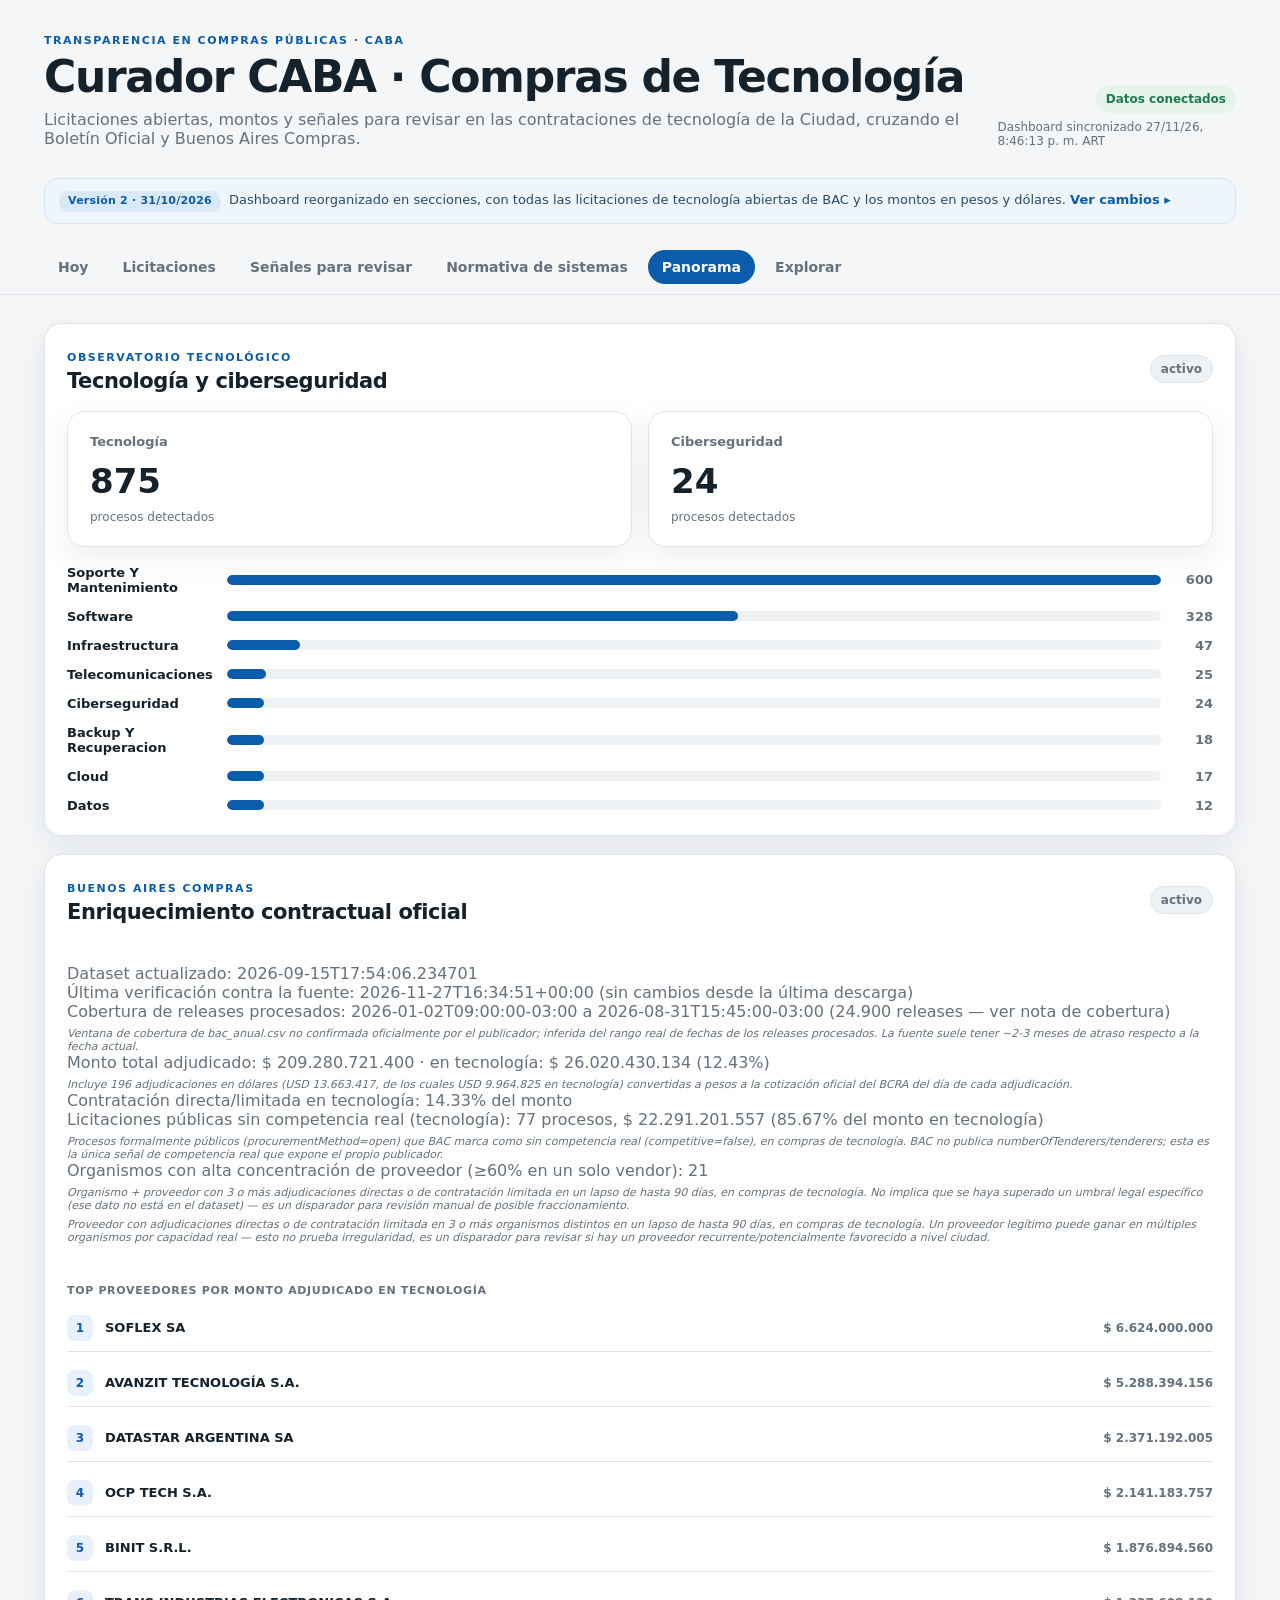
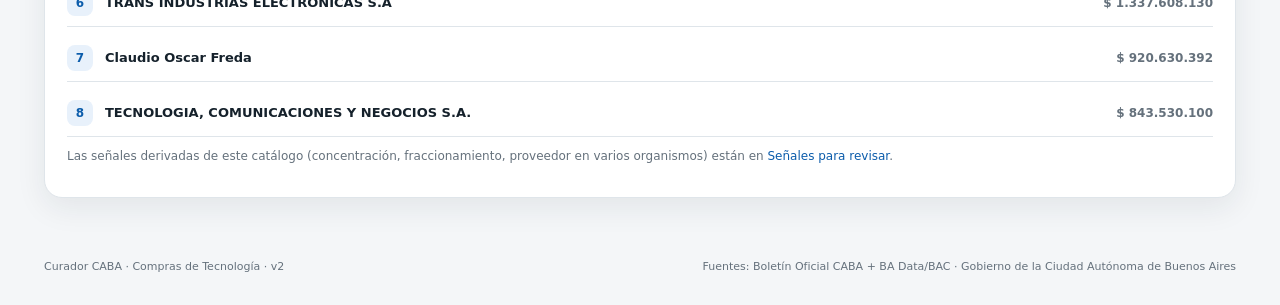
<file: panorama.html>
<!doctype html>
<html lang="es">
<head>
  <meta charset="utf-8" />
  <meta name="viewport" content="width=device-width, initial-scale=1" />
  <meta name="color-scheme" content="light" />
  <title>Panorama — Curador CABA · Compras de Tecnología</title>
  <link rel="stylesheet" href="./styles.css" />
</head>
<body data-page="panorama">
  <div id="shell"></div>
  <main class="container">
    <section class="panel">
      <div class="panel-head"><div><span class="eyebrow">OBSERVATORIO TECNOLÓGICO</span><h2>Tecnología y ciberseguridad</h2></div><span id="intel-status" class="badge">pendiente</span></div>
      <div class="hero-grid intel-grid">
        <article class="metric-card"><span class="metric-label">Tecnología</span><strong id="metric-tech">—</strong><span class="metric-foot">procesos detectados</span></article>
        <article class="metric-card"><span class="metric-label">Ciberseguridad</span><strong id="metric-cyber">—</strong><span class="metric-foot">procesos detectados</span></article>
      </div>
      <div id="intel-tags" class="bar-list"></div>
    </section>
    <section class="panel">
      <div class="panel-head"><div><span class="eyebrow">BUENOS AIRES COMPRAS</span><h2>Enriquecimiento contractual oficial</h2></div><span id="bac-status" class="badge">pendiente</span></div>
      <div id="bac-summary" class="empty">Esperando sincronización del catálogo oficial BAC.</div>
      <div class="subhead">Top proveedores por monto adjudicado en tecnología</div>
      <div id="vendor-ranking" class="ranking"></div>
      <p class="muted">Las señales derivadas de este catálogo (concentración, fraccionamiento, proveedor en varios organismos) están en <a href="senales.html">Señales para revisar</a>.</p>
    </section>
  </main>
  <footer class="footer"><span>Curador CABA · Compras de Tecnología · v2</span><span>Fuentes: Boletín Oficial CABA + BA Data/BAC · Gobierno de la Ciudad Autónoma de Buenos Aires</span></footer>
  <script src="./app.js" defer></script>
</body>
</html>
</file>
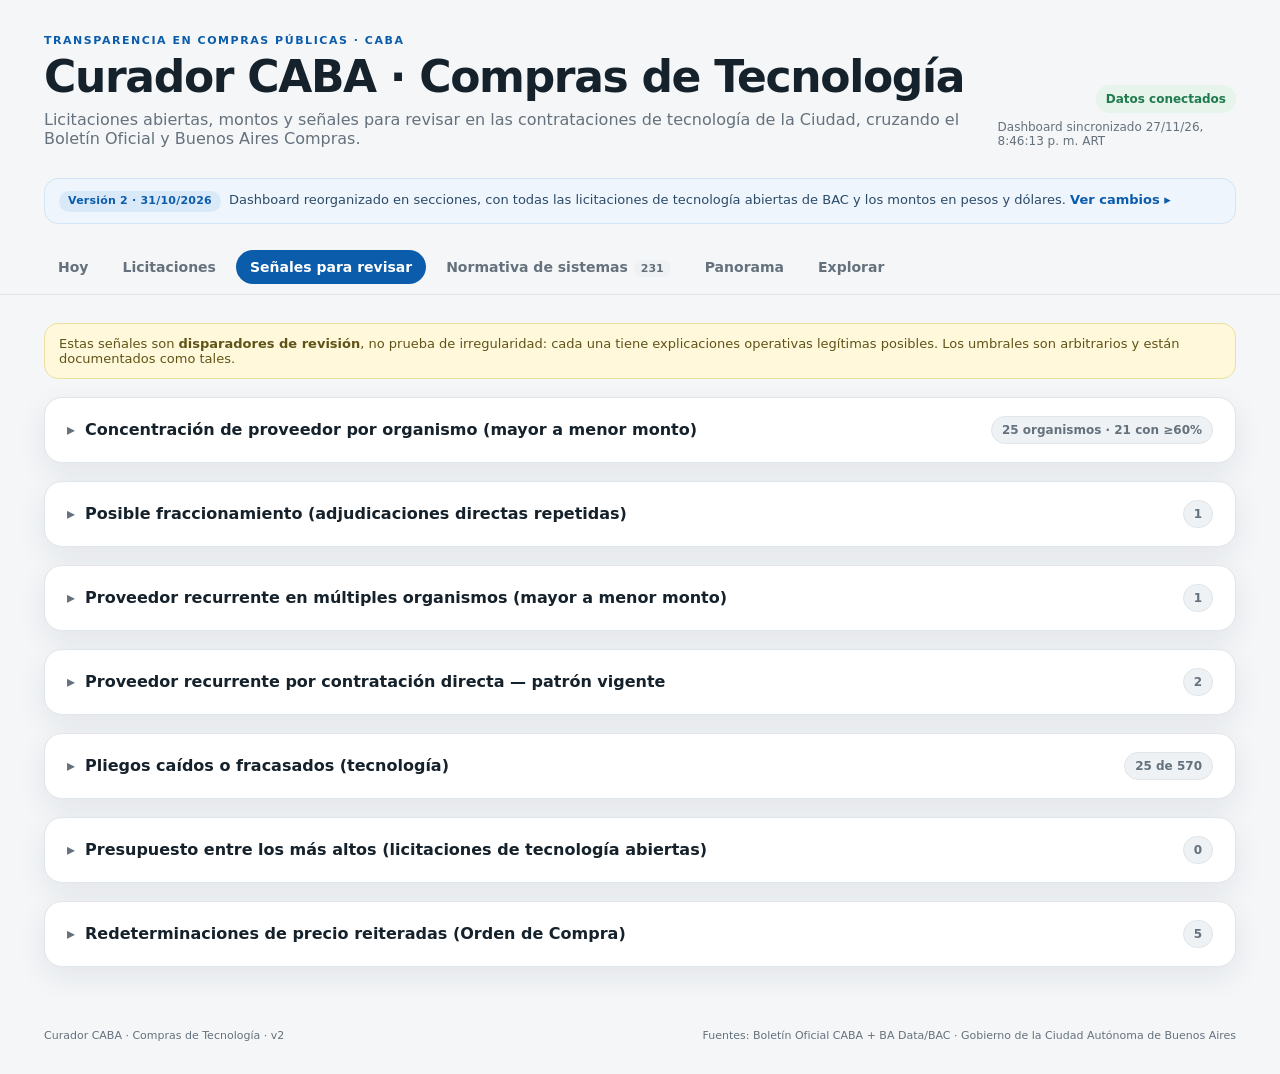
<file: senales.html>
<!doctype html>
<html lang="es">
<head>
  <meta charset="utf-8" />
  <meta name="viewport" content="width=device-width, initial-scale=1" />
  <meta name="color-scheme" content="light" />
  <title>Señales para revisar — Curador CABA · Compras de Tecnología</title>
  <link rel="stylesheet" href="./styles.css" />
</head>
<body data-page="senales">
  <div id="shell"></div>
  <main class="container">
    <div class="notice signals-note">Estas señales son <strong>disparadores de revisión</strong>, no prueba de irregularidad: cada una tiene explicaciones operativas legítimas posibles. Los umbrales son arbitrarios y están documentados como tales.</div>
    <details class="panel fold" id="senal-concentracion"><summary><span class="fold-title">Concentración de proveedor por organismo (mayor a menor monto)</span> <span id="count-concentracion" class="badge badge-count">—</span></summary>
      <div id="bac-concentration" class="ranking"></div>
    </details>
    <details class="panel fold" id="senal-fraccionamiento"><summary><span class="fold-title">Posible fraccionamiento (adjudicaciones directas repetidas)</span> <span id="count-fraccionamiento" class="badge badge-count">—</span></summary>
      <div id="bac-fractionation" class="ranking"></div>
    </details>
    <details class="panel fold" id="senal-multiorganismo"><summary><span class="fold-title">Proveedor recurrente en múltiples organismos (mayor a menor monto)</span> <span id="count-multiorganismo" class="badge badge-count">—</span></summary>
      <div id="bac-repeat-winner" class="ranking"></div>
    </details>
    <details class="panel fold" id="senal-recurrente"><summary><span class="fold-title">Proveedor recurrente por contratación directa — patrón vigente</span> <span id="count-recurrente" class="badge badge-count">—</span></summary>
      <div id="bac-recurring-vendor-watch" class="record-list"></div>
    </details>
    <details class="panel fold" id="senal-pliegos-caidos"><summary><span class="fold-title">Pliegos caídos o fracasados (tecnología)</span> <span id="count-pliegos" class="badge badge-count">—</span></summary>
      <div id="bac-failed-tenders" class="record-list"></div><button id="pliegos-load-more" class="button ghost" type="button" style="display:none">Cargar más</button>
    </details>
    <details class="panel fold" id="senal-presupuesto"><summary><span class="fold-title">Presupuesto entre los más altos (licitaciones de tecnología abiertas)</span> <span id="count-presupuesto" class="badge badge-count">—</span></summary>
      <div id="presupuesto-list" class="record-list"></div>
    </details>
    <details class="panel fold" id="senal-redeterminaciones"><summary><span class="fold-title">Redeterminaciones de precio reiteradas (Orden de Compra)</span> <span id="count-redeterminaciones" class="badge badge-count">—</span></summary>
      <div id="price-redetermination-list" class="record-list"></div>
    </details>
  </main>
  <footer class="footer"><span>Curador CABA · Compras de Tecnología · v2</span><span>Fuentes: Boletín Oficial CABA + BA Data/BAC · Gobierno de la Ciudad Autónoma de Buenos Aires</span></footer>
  <script src="./app.js" defer></script>
</body>
</html>
</file>
<file: styles.css>
:root{--bg:#f4f6f8;--surface:#fff;--surface2:#eef2f5;--text:#15212b;--muted:#65717c;--line:#dfe5ea;--accent:#0b5cab;--accentSoft:#e8f1fb;--success:#1f7a4d;--warn:#b45309;--warnSoft:#fdf1e0;--shadow:0 10px 30px rgba(27,39,51,.08);--radius:18px}*{box-sizing:border-box}body{margin:0;font-family:Inter,ui-sans-serif,system-ui,-apple-system,BlinkMacSystemFont,"Segoe UI",sans-serif;background:var(--bg);color:var(--text)}a{color:var(--accent);text-decoration:none}a:hover{text-decoration:underline}.topbar{max-width:1240px;margin:0 auto;padding:34px 24px 18px;display:flex;align-items:flex-end;justify-content:space-between;gap:24px}.topbar h1{margin:4px 0 8px;font-size:clamp(28px,4vw,44px);letter-spacing:-.03em}.topbar p{margin:0;color:var(--muted)}.eyebrow{font-size:11px;letter-spacing:.14em;font-weight:800;color:var(--accent)}.status-wrap{display:flex;flex-direction:column;align-items:flex-end;gap:7px}.status{border-radius:999px;padding:7px 10px;font-weight:700;font-size:12px}.status-loading{background:#fff4d8;color:#8b5d00}.status-ok{background:#e6f4ec;color:var(--success)}.status-error{background:#fdeaea;color:#9d2727}.muted{color:var(--muted);font-size:12px}.container{max-width:1240px;margin:0 auto;padding:12px 24px 44px}.notice{background:#fff8db;border:1px solid #eadf9d;border-radius:14px;padding:12px 14px;margin-bottom:16px;color:#5f5417;font-size:13px}.hero-grid{display:grid;grid-template-columns:repeat(4,1fr);gap:16px;margin-bottom:18px}.intel-grid{grid-template-columns:repeat(2,1fr);margin-bottom:18px}.metric-card,.panel{background:var(--surface);border:1px solid var(--line);border-radius:var(--radius);box-shadow:var(--shadow)}.metric-card{padding:22px;display:flex;flex-direction:column;min-height:132px}.metric-card.featured{background:linear-gradient(145deg,#0b5cab,#164f84);color:#fff;border-color:transparent}.metric-card.featured .metric-label,.metric-card.featured .metric-foot{color:rgba(255,255,255,.78)}.metric-label{color:var(--muted);font-size:13px;font-weight:700}.metric-card strong{margin-top:15px;font-size:34px;line-height:1}.metric-foot{margin-top:auto;color:var(--muted);font-size:12px;padding-top:12px}.panel{padding:22px;margin-bottom:18px}.panel-head{display:flex;justify-content:space-between;gap:16px;align-items:center;margin-bottom:18px}.panel-head h2{margin:4px 0 0;font-size:21px;letter-spacing:-.02em}.two-col{display:grid;grid-template-columns:1fr 1fr;gap:18px}.badge{background:var(--surface2);border:1px solid var(--line);border-radius:999px;padding:6px 10px;font-size:12px;font-weight:800;color:var(--muted)}
.badge.badge-count{white-space:nowrap;display:inline-block}.button{border:0;border-radius:10px;padding:9px 12px;cursor:pointer;font-weight:700}.button.ghost{background:var(--surface2);color:var(--text)}.filters-grid{display:grid;grid-template-columns:2fr 1.2fr 1fr 1fr;gap:12px}label{display:flex;flex-direction:column;gap:7px;color:var(--muted);font-size:12px;font-weight:700}input,select{width:100%;border:1px solid var(--line);border-radius:11px;background:#fff;color:var(--text);padding:11px 12px;font:inherit;outline:none}input:focus,select:focus{border-color:var(--accent);box-shadow:0 0 0 3px var(--accentSoft)}.bar-list{display:flex;flex-direction:column;gap:14px}.bar-row{display:grid;grid-template-columns:150px 1fr 42px;gap:10px;align-items:center;font-size:13px}.bar-label{font-weight:700;text-transform:capitalize}.bar-track{height:10px;background:var(--surface2);border-radius:999px;overflow:hidden}.bar-fill{height:100%;background:var(--accent);border-radius:inherit}.bar-value{text-align:right;font-weight:800;color:var(--muted)}.ranking{display:flex;flex-direction:column;gap:8px}.rank-row{display:grid;grid-template-columns:28px 1fr auto;gap:10px;align-items:center;padding:10px 0;border-bottom:1px solid var(--line)}.rank-index{width:26px;height:26px;display:grid;place-items:center;border-radius:8px;background:var(--accentSoft);color:var(--accent);font-size:12px;font-weight:800}.rank-name{font-size:13px;font-weight:700}.rank-value{color:var(--muted);font-size:12px;font-weight:800}.record{display:grid;grid-template-columns:1fr auto;gap:18px;padding:18px 0;border-top:1px solid var(--line)}.record:first-child{border-top:0;padding-top:0}.record-title{margin:0 0 6px;font-size:16px}.record-meta{display:flex;gap:7px;flex-wrap:wrap;margin-bottom:8px}.meta-pill{font-size:11px;border-radius:999px;padding:4px 8px;background:var(--surface2);color:var(--muted);font-weight:700}.meta-pill.category{background:var(--accentSoft);color:var(--accent)}.record-summary{margin:0;color:#44515c;line-height:1.5;font-size:13px}.record-action{align-self:center;white-space:nowrap;font-weight:800;font-size:12px}.empty{padding:22px 0;color:var(--muted)}.subhead{margin:18px 0 8px;font-size:11px;font-weight:800;color:var(--muted);text-transform:uppercase;letter-spacing:.06em}.subhead:first-of-type{margin-top:14px}.bac-note{margin-top:6px;font-size:11px;color:var(--muted);font-style:italic}.badge.audit-flag{background:var(--warnSoft);border-color:var(--warn);color:var(--warn);padding:3px 8px;font-size:11px;margin-left:6px;vertical-align:middle}.process-group{border-top:1px solid var(--line);padding:18px 0}.process-group:first-child{border-top:0;padding-top:0}.process-group>.record{border-top:0;padding:0}.related-acts{margin-top:14px}.related-acts>summary{cursor:pointer;font-size:12px;font-weight:700;color:var(--muted);list-style:none}.related-acts>summary::-webkit-details-marker{display:none}.related-acts>summary::before{content:'▸ '}.related-acts[open]>summary::before{content:'▾ '}.related-acts .record{border-top:1px dashed var(--line);padding-top:14px;margin-top:14px}.footer{max-width:1240px;margin:0 auto;padding:0 24px 32px;display:flex;justify-content:space-between;gap:16px;color:var(--muted);font-size:11px}@media(max-width:900px){.hero-grid{grid-template-columns:repeat(2,1fr)}.two-col{grid-template-columns:1fr}.filters-grid{grid-template-columns:1fr 1fr}}@media(max-width:620px){.topbar{align-items:flex-start;flex-direction:column}.status-wrap{align-items:flex-start}.hero-grid,.intel-grid{grid-template-columns:1fr 1fr;gap:10px}.metric-card{padding:16px;min-height:120px}.metric-card strong{font-size:28px}.filters-grid{grid-template-columns:1fr}.record{grid-template-columns:1fr}.record-action{align-self:start}.bar-row{grid-template-columns:100px 1fr 34px}.footer{flex-direction:column}}.tabs{position:sticky;top:0;z-index:10;background:var(--bg);border-bottom:1px solid var(--line);margin-bottom:16px}.tabs-inner{max-width:1240px;margin:0 auto;padding:10px 24px;display:flex;gap:6px;overflow-x:auto;scrollbar-width:thin}.tabs a{flex:0 0 auto;color:var(--muted);font-size:14px;font-weight:700;padding:9px 14px;border-radius:999px;white-space:nowrap}.tabs a:hover{background:var(--surface2);color:var(--text);text-decoration:none}.tabs a[aria-current=page]{background:var(--accent);color:#fff}.tabs a:focus-visible{outline:3px solid var(--accentSoft);outline-offset:2px}.tab-count{margin-left:6px;font-size:11px;padding:2px 7px;border-radius:999px;background:var(--surface2);color:var(--muted)}.tab-count:empty{display:none}.tabs a[aria-current=page] .tab-count{background:rgba(255,255,255,.22);color:#fff}.shell-notices{padding-bottom:0}.home-link{color:inherit}.home-link:hover{text-decoration:none}[id]{scroll-margin-top:72px}
.summary-grid{grid-template-columns:repeat(4,1fr)}.link-card{color:var(--text);text-decoration:none;transition:border-color .15s,transform .15s}.link-card:hover{text-decoration:none;border-color:var(--accent);transform:translateY(-1px)}.link-card strong{color:var(--accent)}
.fold{padding:0}.fold>summary{cursor:pointer;list-style:none;padding:18px 22px;display:flex;align-items:center;gap:10px;font-weight:800;font-size:16px}.fold>summary::-webkit-details-marker{display:none}.fold>summary::before{content:'▸';color:var(--muted)}.fold[open]>summary::before{content:'▾'}.fold>summary .fold-title{flex:1}.fold>:not(summary){margin:0 22px 18px}.fold>.button{margin-top:4px}.signals-note{margin-bottom:18px}
@media(min-width:901px){.filters-panel{position:sticky;top:62px;z-index:5}}
@media(max-width:900px){.summary-grid{grid-template-columns:repeat(2,1fr)}}
@media(max-width:620px){.tabs-inner{padding:8px 16px}.tabs a{font-size:13px;padding:8px 11px}.fold>summary{padding:14px 16px;font-size:15px}.fold>:not(summary){margin:0 16px 14px}}
.version-note{background:#eef5fc;border:1px solid #d3e4f5;border-radius:14px;padding:11px 14px;margin-bottom:16px;color:#2b4a68;font-size:13px}.version-note>summary{cursor:pointer;list-style:none;line-height:1.5}.version-note>summary::-webkit-details-marker{display:none}.version-tag{display:inline-block;background:#d9e9f8;color:var(--accent);font-weight:800;font-size:11px;letter-spacing:.02em;border-radius:999px;padding:2px 9px;margin-right:4px}.version-more{color:var(--accent);font-weight:700;white-space:nowrap}.version-more::after{content:' ▸'}.version-note[open] .version-more::after{content:' ▾'}.version-note ul{margin:10px 0 2px;padding-left:20px;line-height:1.55}.version-note li{margin:4px 0}
.para-revisar{border-color:#d3e4f5}.revisar-list{list-style:none;margin:0;padding:0}.revisar-item{padding:14px 0;border-top:1px solid var(--line)}.revisar-item:first-child{border-top:0;padding-top:0}.revisar-head{display:flex;flex-wrap:wrap;align-items:center;gap:8px;margin-bottom:6px}.revisar-title{font-weight:800;font-size:16px;color:var(--text)}.badge.nuevo{background:var(--accentSoft);border-color:#b9d3ee;color:var(--accent);padding:3px 8px;font-size:11px}.revisar-head .badge.audit-flag{margin-left:0}.revisar-legend{margin:12px 0 0}.que-mirar{margin-top:8px;font-size:13px}.que-mirar>summary{cursor:pointer;font-weight:700;color:var(--accent);list-style:none}.que-mirar>summary::-webkit-details-marker{display:none}.que-mirar>summary::before{content:'▸ '}.que-mirar[open]>summary::before{content:'▾ '}.que-mirar ul{margin:8px 0;padding-left:20px;line-height:1.55;color:#44515c}.que-mirar-actions{display:flex;flex-wrap:wrap;align-items:center;gap:8px}
</file>
